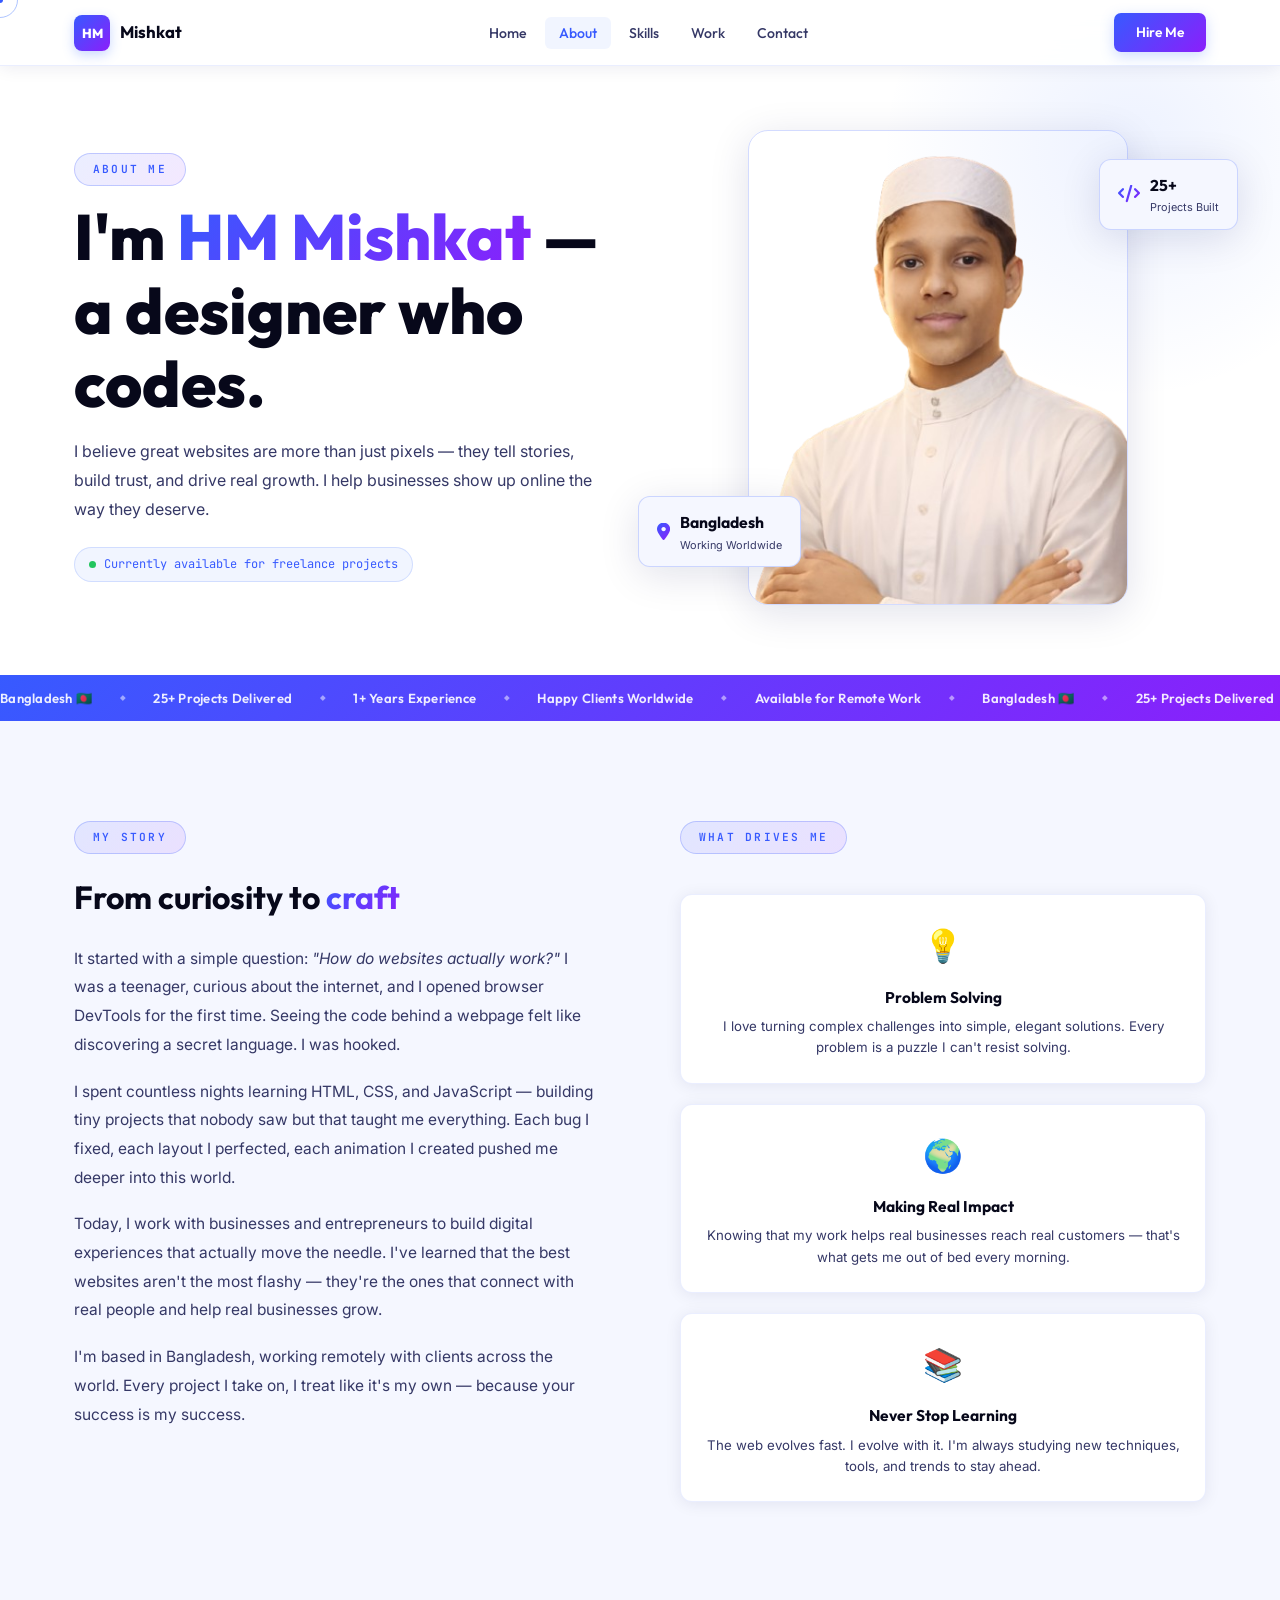
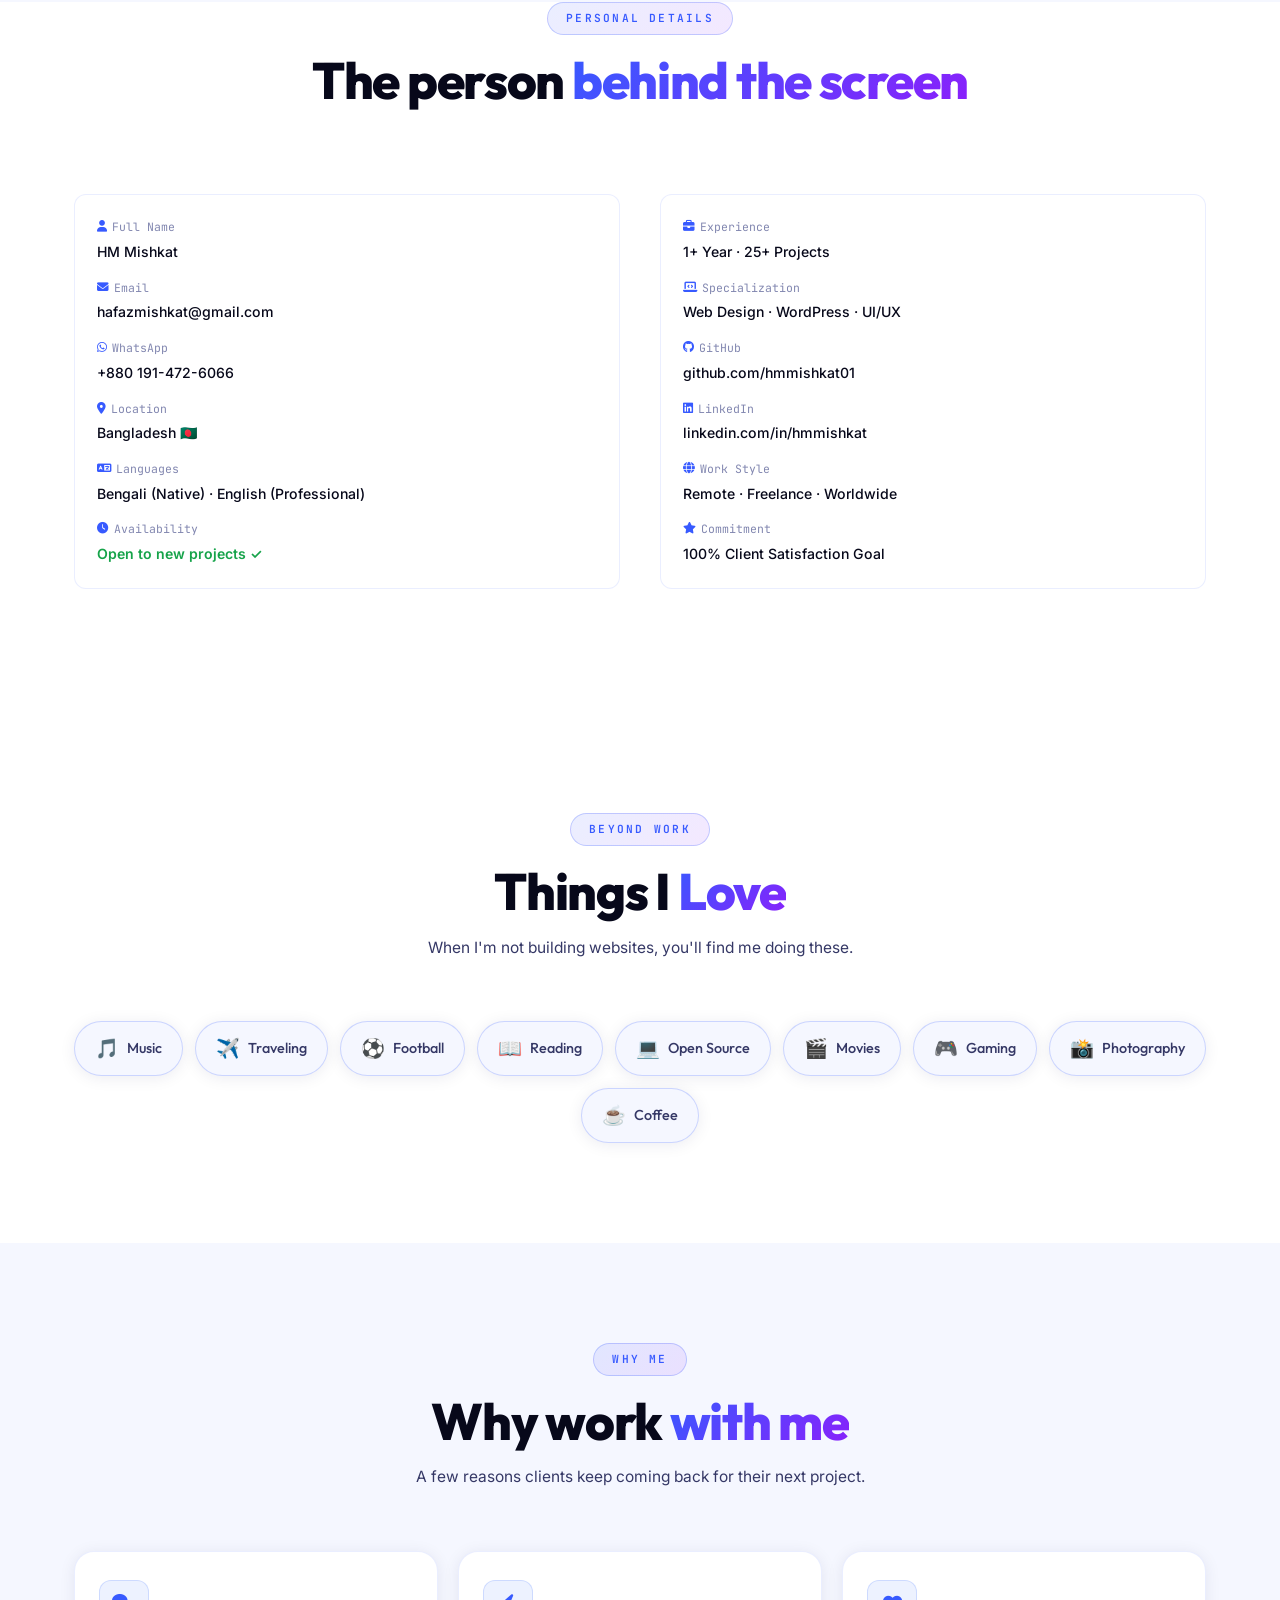
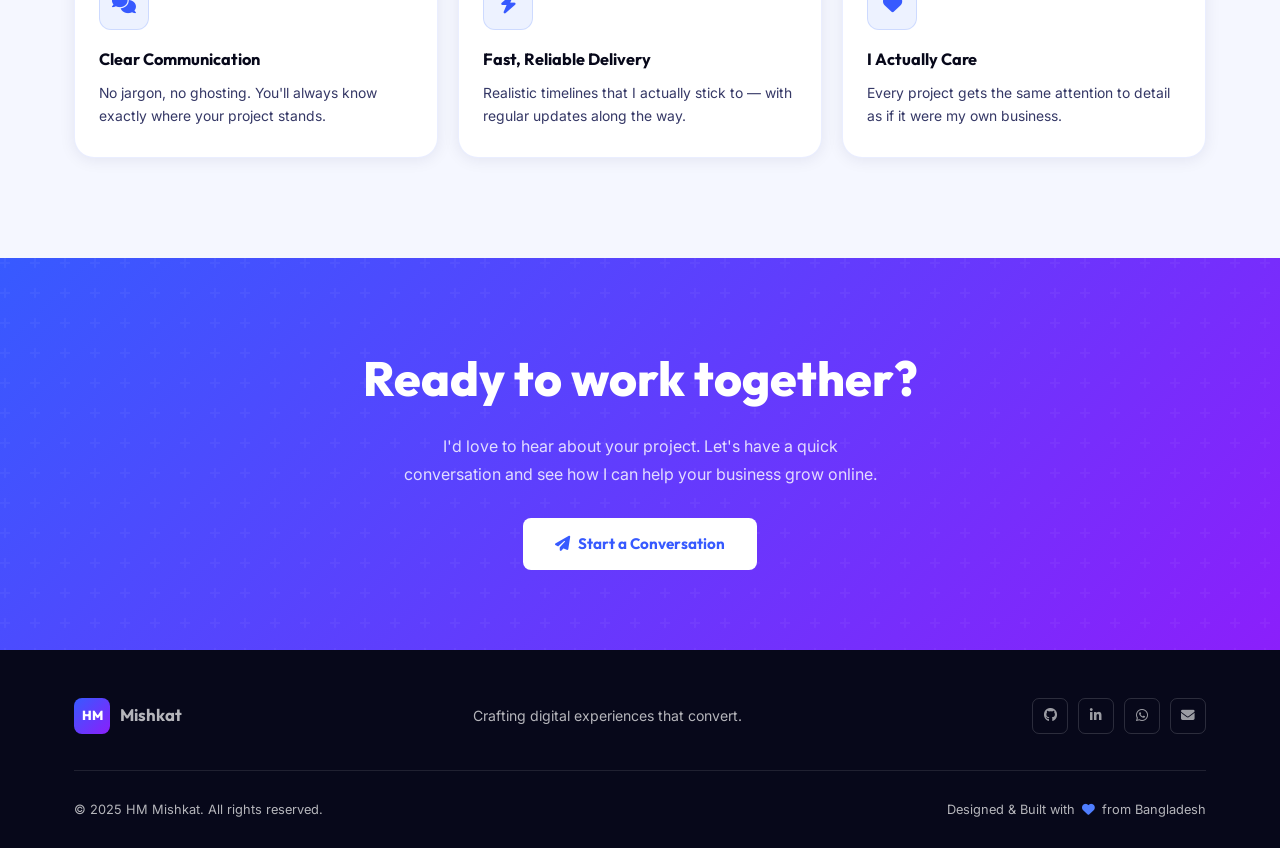
<file: about.html>
<!DOCTYPE html>
<html lang="en">
<head>
  <meta charset="UTF-8" />
  <meta name="viewport" content="width=device-width, initial-scale=1.0" />
  <title>About — HM Mishkat | Web Designer & Developer</title>
  <meta name="description" content="Learn about HM Mishkat — a passionate web designer and developer from Bangladesh with a love for crafting beautiful, high-performing websites." />

  <link rel="preconnect" href="https://fonts.googleapis.com" />
  <link rel="preconnect" href="https://fonts.gstatic.com" crossorigin />
  <link href="https://fonts.googleapis.com/css2?family=Outfit:wght@300;400;500;600;700;800&family=Inter:wght@300;400;500&family=JetBrains+Mono:wght@400;500&display=swap" rel="stylesheet" />
  <link rel="stylesheet" href="https://cdnjs.cloudflare.com/ajax/libs/font-awesome/6.5.1/css/all.min.css" />
  <link rel="stylesheet" href="style.css" />
</head>
<body>

  <!-- CURSOR -->
  <div class="cursor-dot" id="cursorDot"></div>
  <div class="cursor-ring" id="cursorRing"></div>

  <!-- NAVBAR -->
  <nav class="navbar scrolled" id="navbar">
    <div class="nav-container">
      <a class="nav-logo" href="index.html">
        <span class="logo-badge">HM</span>
        <span class="logo-text">Mishkat</span>
      </a>
      <ul class="nav-links" id="navLinks">
        <li><a href="index.html#home" class="nav-link">Home</a></li>
        <li><a href="about.html" class="nav-link active">About</a></li>
        <li><a href="index.html#skills" class="nav-link">Skills</a></li>
        <li><a href="work.html" class="nav-link">Work</a></li>
        <li><a href="contact.html" class="nav-link">Contact</a></li>
      </ul>
      <a href="contact.html" class="btn-nav">Hire Me</a>
      <button class="hamburger" id="hamburger" aria-label="Toggle menu">
        <span></span><span></span><span></span>
      </button>
    </div>
  </nav>

  <!-- ==================== PAGE HERO ==================== -->
  <section class="page-hero">
    <div class="container">
      <div class="page-hero-inner">
        <div class="page-hero-text reveal">
          <div class="section-label">About Me</div>
          <h1>I'm <span class="gradient-text">HM Mishkat</span> — a designer who codes.</h1>
          <p>
            I believe great websites are more than just pixels — they tell stories, build trust, and drive real growth. I help businesses show up online the way they deserve.
          </p>
          <div class="hero-badge" style="margin-bottom:0">
            <span class="badge-dot"></span>
            Currently available for freelance projects
          </div>
        </div>
        <div class="page-hero-img reveal" style="position:relative">
          <img
            src="assets/img/profile.png"
            alt="HM Mishkat — Web Designer"
            class="page-hero-photo"
            onerror="this.style.display='none'"
          />
          <div class="page-hero-float" style="top:6%; right:-6%">
            <i class="fas fa-code"></i>
            <div><span>25+</span><small>Projects Built</small></div>
          </div>
          <div class="page-hero-float" style="bottom:8%; left:-6%; animation-delay:1.5s">
            <i class="fas fa-map-marker-alt"></i>
            <div><span>Bangladesh</span><small>Working Worldwide</small></div>
          </div>
        </div>
      </div>
    </div>
  </section>

  <!-- QUICK FACTS BAR -->
  <div class="marquee-wrap">
    <div class="marquee-track">
      <span>Bangladesh 🇧🇩</span><span class="mdot">◆</span>
      <span>25+ Projects Delivered</span><span class="mdot">◆</span>
      <span>1+ Years Experience</span><span class="mdot">◆</span>
      <span>Happy Clients Worldwide</span><span class="mdot">◆</span>
      <span>Available for Remote Work</span><span class="mdot">◆</span>
      <span>Bangladesh 🇧🇩</span><span class="mdot">◆</span>
      <span>25+ Projects Delivered</span><span class="mdot">◆</span>
      <span>1+ Years Experience</span><span class="mdot">◆</span>
      <span>Happy Clients Worldwide</span><span class="mdot">◆</span>
      <span>Available for Remote Work</span><span class="mdot">◆</span>
    </div>
  </div>

  <!-- ==================== MY STORY ==================== -->
  <section class="story-section section">
    <div class="container">
      <div class="story-grid">
        <div class="story-text reveal">
          <div class="section-label">My Story</div>
          <h2>From curiosity to <span class="gradient-text">craft</span></h2>
          <p class="story-para">
            It started with a simple question: <em>"How do websites actually work?"</em> I was a teenager, curious about the internet, and I opened browser DevTools for the first time. Seeing the code behind a webpage felt like discovering a secret language. I was hooked.
          </p>
          <p class="story-para">
            I spent countless nights learning HTML, CSS, and JavaScript — building tiny projects that nobody saw but that taught me everything. Each bug I fixed, each layout I perfected, each animation I created pushed me deeper into this world.
          </p>
          <p class="story-para">
            Today, I work with businesses and entrepreneurs to build digital experiences that actually move the needle. I've learned that the best websites aren't the most flashy — they're the ones that connect with real people and help real businesses grow.
          </p>
          <p class="story-para">
            I'm based in Bangladesh, working remotely with clients across the world. Every project I take on, I treat like it's my own — because your success is my success.
          </p>
        </div>

        <div class="reveal">
          <div class="section-label" style="margin-bottom:20px">What Drives Me</div>
          <div class="values-grid" style="grid-template-columns:1fr">

            <div class="value-card">
              <span class="value-emoji">💡</span>
              <h3>Problem Solving</h3>
              <p>I love turning complex challenges into simple, elegant solutions. Every problem is a puzzle I can't resist solving.</p>
            </div>

            <div class="value-card">
              <span class="value-emoji">🌍</span>
              <h3>Making Real Impact</h3>
              <p>Knowing that my work helps real businesses reach real customers — that's what gets me out of bed every morning.</p>
            </div>

            <div class="value-card">
              <span class="value-emoji">📚</span>
              <h3>Never Stop Learning</h3>
              <p>The web evolves fast. I evolve with it. I'm always studying new techniques, tools, and trends to stay ahead.</p>
            </div>

          </div>
        </div>
      </div>
    </div>
  </section>

  <!-- ==================== PERSONAL INFO ==================== -->
  <section class="section" style="background:var(--bg);padding-top:0">
    <div class="container">
      <div class="section-header">
        <div class="section-label">Personal Details</div>
        <h2 class="section-title">The person <span class="gradient-text">behind the screen</span></h2>
      </div>

      <div class="about-grid" style="grid-template-columns:1fr 1fr;gap:40px">
        <div class="reveal">
          <div class="about-info" style="grid-template-columns:1fr">
            <div class="info-item">
              <span class="info-label"><i class="fas fa-user"></i> Full Name</span>
              <span class="info-value">HM Mishkat</span>
            </div>
            <div class="info-item">
              <span class="info-label"><i class="fas fa-envelope"></i> Email</span>
              <span class="info-value">hafazmishkat@gmail.com</span>
            </div>
            <div class="info-item">
              <span class="info-label"><i class="fab fa-whatsapp"></i> WhatsApp</span>
              <span class="info-value">+880 191-472-6066</span>
            </div>
            <div class="info-item">
              <span class="info-label"><i class="fas fa-map-marker-alt"></i> Location</span>
              <span class="info-value">Bangladesh 🇧🇩</span>
            </div>
            <div class="info-item">
              <span class="info-label"><i class="fas fa-language"></i> Languages</span>
              <span class="info-value">Bengali (Native) · English (Professional)</span>
            </div>
            <div class="info-item">
              <span class="info-label"><i class="fas fa-clock"></i> Availability</span>
              <span class="info-value" style="color:#16A34A;font-weight:600">Open to new projects ✓</span>
            </div>
          </div>
        </div>

        <div class="reveal">
          <div class="about-info" style="grid-template-columns:1fr">
            <div class="info-item">
              <span class="info-label"><i class="fas fa-briefcase"></i> Experience</span>
              <span class="info-value">1+ Year · 25+ Projects</span>
            </div>
            <div class="info-item">
              <span class="info-label"><i class="fas fa-laptop-code"></i> Specialization</span>
              <span class="info-value">Web Design · WordPress · UI/UX</span>
            </div>
            <div class="info-item">
              <span class="info-label"><i class="fab fa-github"></i> GitHub</span>
              <span class="info-value">github.com/hmmishkat01</span>
            </div>
            <div class="info-item">
              <span class="info-label"><i class="fab fa-linkedin"></i> LinkedIn</span>
              <span class="info-value">linkedin.com/in/hmmishkat</span>
            </div>
            <div class="info-item">
              <span class="info-label"><i class="fas fa-globe"></i> Work Style</span>
              <span class="info-value">Remote · Freelance · Worldwide</span>
            </div>
            <div class="info-item">
              <span class="info-label"><i class="fas fa-star"></i> Commitment</span>
              <span class="info-value">100% Client Satisfaction Goal</span>
            </div>
          </div>
        </div>
      </div>
    </div>
  </section>

  <!-- ==================== BEYOND WORK ==================== -->
  <section class="interests-section section">
    <div class="container">
      <div class="section-header">
        <div class="section-label">Beyond Work</div>
        <h2 class="section-title">Things I <span class="gradient-text">Love</span></h2>
        <p class="section-desc">When I'm not building websites, you'll find me doing these.</p>
      </div>
      <div class="interests-grid">
        <div class="interest-chip"><span class="ic-emoji">🎵</span> Music</div>
        <div class="interest-chip"><span class="ic-emoji">✈️</span> Traveling</div>
        <div class="interest-chip"><span class="ic-emoji">⚽</span> Football</div>
        <div class="interest-chip"><span class="ic-emoji">📖</span> Reading</div>
        <div class="interest-chip"><span class="ic-emoji">💻</span> Open Source</div>
        <div class="interest-chip"><span class="ic-emoji">🎬</span> Movies</div>
        <div class="interest-chip"><span class="ic-emoji">🎮</span> Gaming</div>
        <div class="interest-chip"><span class="ic-emoji">📸</span> Photography</div>
        <div class="interest-chip"><span class="ic-emoji">☕</span> Coffee</div>
      </div>
    </div>
  </section>

  <!-- ==================== WHY WORK WITH ME ==================== -->
  <section class="section" style="background:var(--surface)">
    <div class="container">
      <div class="section-header">
        <div class="section-label">Why Me</div>
        <h2 class="section-title">Why work <span class="gradient-text">with me</span></h2>
        <p class="section-desc">A few reasons clients keep coming back for their next project.</p>
      </div>
      <div class="why-grid">
        <div class="why-card reveal">
          <div class="why-icon"><i class="fas fa-comments"></i></div>
          <h3>Clear Communication</h3>
          <p>No jargon, no ghosting. You'll always know exactly where your project stands.</p>
        </div>
        <div class="why-card reveal">
          <div class="why-icon"><i class="fas fa-bolt"></i></div>
          <h3>Fast, Reliable Delivery</h3>
          <p>Realistic timelines that I actually stick to — with regular updates along the way.</p>
        </div>
        <div class="why-card reveal">
          <div class="why-icon"><i class="fas fa-heart"></i></div>
          <h3>I Actually Care</h3>
          <p>Every project gets the same attention to detail as if it were my own business.</p>
        </div>
      </div>
    </div>
  </section>

  <!-- ==================== CTA ==================== -->
  <section class="about-cta-section">
    <div class="container">
      <h2>Ready to work together?</h2>
      <p>
        I'd love to hear about your project. Let's have a quick conversation and see how I can help your business grow online.
      </p>
      <a href="contact.html" class="btn-white magnetic">
        <i class="fas fa-paper-plane"></i> Start a Conversation
      </a>
    </div>
  </section>

  <!-- ==================== FOOTER ==================== -->
  <footer class="footer">
    <div class="container">
      <div class="footer-top">
        <div class="footer-logo">
          <span class="logo-badge">HM</span>
          <span class="logo-text">Mishkat</span>
        </div>
        <p class="footer-tagline">Crafting digital experiences that convert.</p>
        <div class="footer-socials">
          <a href="https://github.com/hmmishkat01" target="_blank" aria-label="GitHub"><i class="fab fa-github"></i></a>
          <a href="https://linkedin.com/in/hmmishkat" target="_blank" aria-label="LinkedIn"><i class="fab fa-linkedin-in"></i></a>
          <a href="https://wa.me/8801914726066" target="_blank" aria-label="WhatsApp"><i class="fab fa-whatsapp"></i></a>
          <a href="mailto:hafazmishkat@gmail.com" aria-label="Email"><i class="fas fa-envelope"></i></a>
        </div>
      </div>
      <div class="footer-bottom">
        <p>© 2025 HM Mishkat. All rights reserved.</p>
        <p>Designed & Built with <i class="fas fa-heart" style="color:#4F7EFF"></i> from Bangladesh</p>
      </div>
    </div>
  </footer>

  <button class="back-top" id="backTop" aria-label="Back to top">
    <i class="fas fa-arrow-up"></i>
  </button>

  <script>
    /* Minimal script for about page */
    const cursorDot  = document.getElementById('cursorDot');
    const cursorRing = document.getElementById('cursorRing');
    let mx=0, my=0, rx=0, ry=0;
    document.addEventListener('mousemove', e => {
      mx = e.clientX; my = e.clientY;
      cursorDot.style.left = mx+'px'; cursorDot.style.top = my+'px';
    });
    (function loop() {
      rx += (mx-rx)*.11; ry += (my-ry)*.11;
      cursorRing.style.left = rx+'px'; cursorRing.style.top = ry+'px';
      requestAnimationFrame(loop);
    })();
    document.querySelectorAll('a,button,.interest-chip,.value-card,.why-card').forEach(el => {
      el.addEventListener('mouseenter', () => cursorRing.classList.add('hovering'));
      el.addEventListener('mouseleave', () => cursorRing.classList.remove('hovering'));
    });

    /* STAGGERED REVEAL */
    document.querySelectorAll('.values-grid, .why-grid, .interests-grid').forEach(grid => {
      Array.from(grid.children).forEach((child, i) => { child.style.transitionDelay = `${Math.min(i*70,420)}ms`; });
    });

    /* TILT + SPOTLIGHT */
    document.querySelectorAll('.value-card, .why-card, .interest-chip').forEach(card => {
      card.addEventListener('mousemove', e => {
        const r = card.getBoundingClientRect();
        const px = ((e.clientX-r.left)/r.width)*100, py = ((e.clientY-r.top)/r.height)*100;
        card.style.setProperty('--mx', px+'%'); card.style.setProperty('--my', py+'%');
      });
    });

    /* Navbar */
    const hamburger = document.getElementById('hamburger');
    const navLinks  = document.getElementById('navLinks');
    const backTop   = document.getElementById('backTop');
    window.addEventListener('scroll', () => {
      backTop.classList.toggle('show', window.scrollY > 400);
    });
    hamburger.addEventListener('click', () => {
      hamburger.classList.toggle('open');
      navLinks.classList.toggle('open');
    });

    /* Reveal */
    const ro = new IntersectionObserver(entries => {
      entries.forEach(e => { if(e.isIntersecting){ e.target.classList.add('visible'); ro.unobserve(e.target); }});
    }, {threshold:.1});
    document.querySelectorAll('.reveal').forEach(el => ro.observe(el));

    /* Back to top */
    backTop.addEventListener('click', () => window.scrollTo({top:0,behavior:'smooth'}));

    /* Magnetic */
    document.querySelectorAll('.magnetic,.btn-white').forEach(btn => {
      btn.addEventListener('mousemove', e => {
        const r = btn.getBoundingClientRect();
        btn.style.transform = `translate(${(e.clientX-r.left-r.width/2)*.22}px,${(e.clientY-r.top-r.height/2)*.22}px)`;
      });
      btn.addEventListener('mouseleave', () => btn.style.transform = '');
    });
  </script>
</body>
</html>
</file>
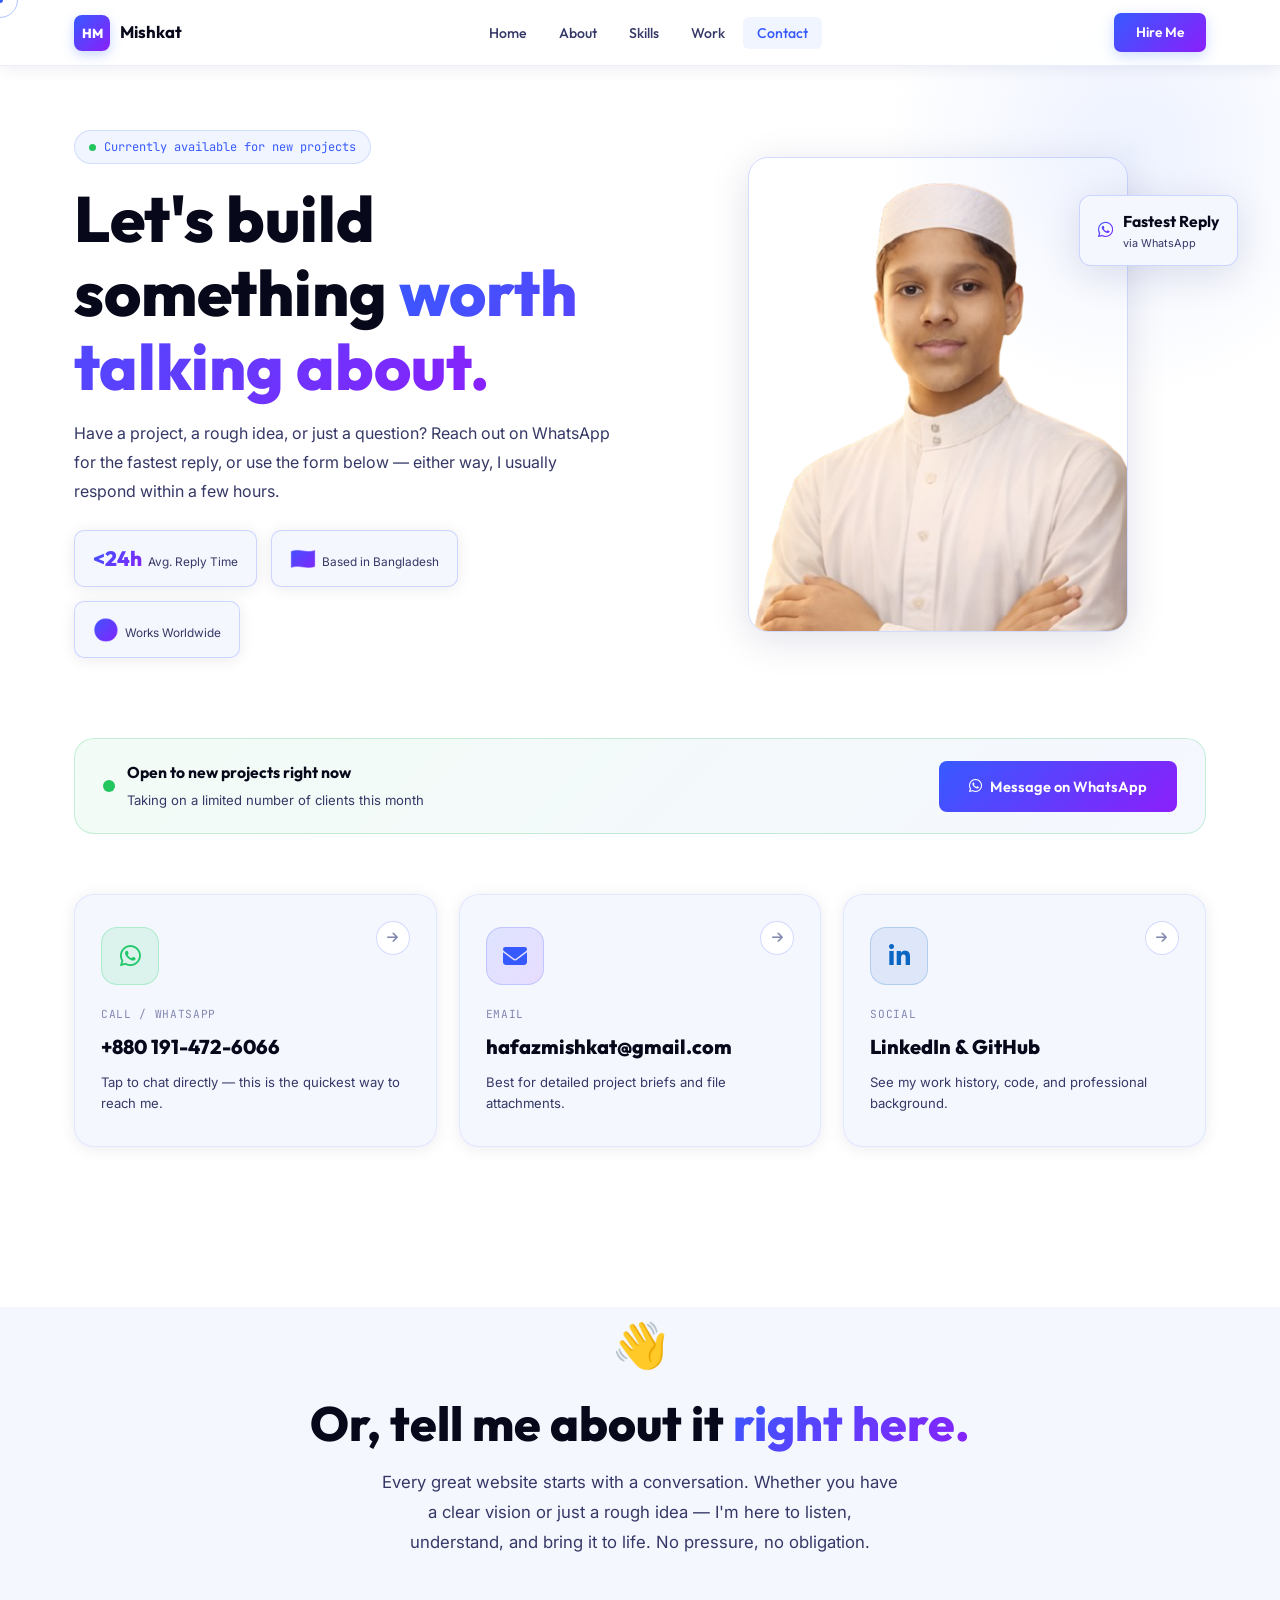
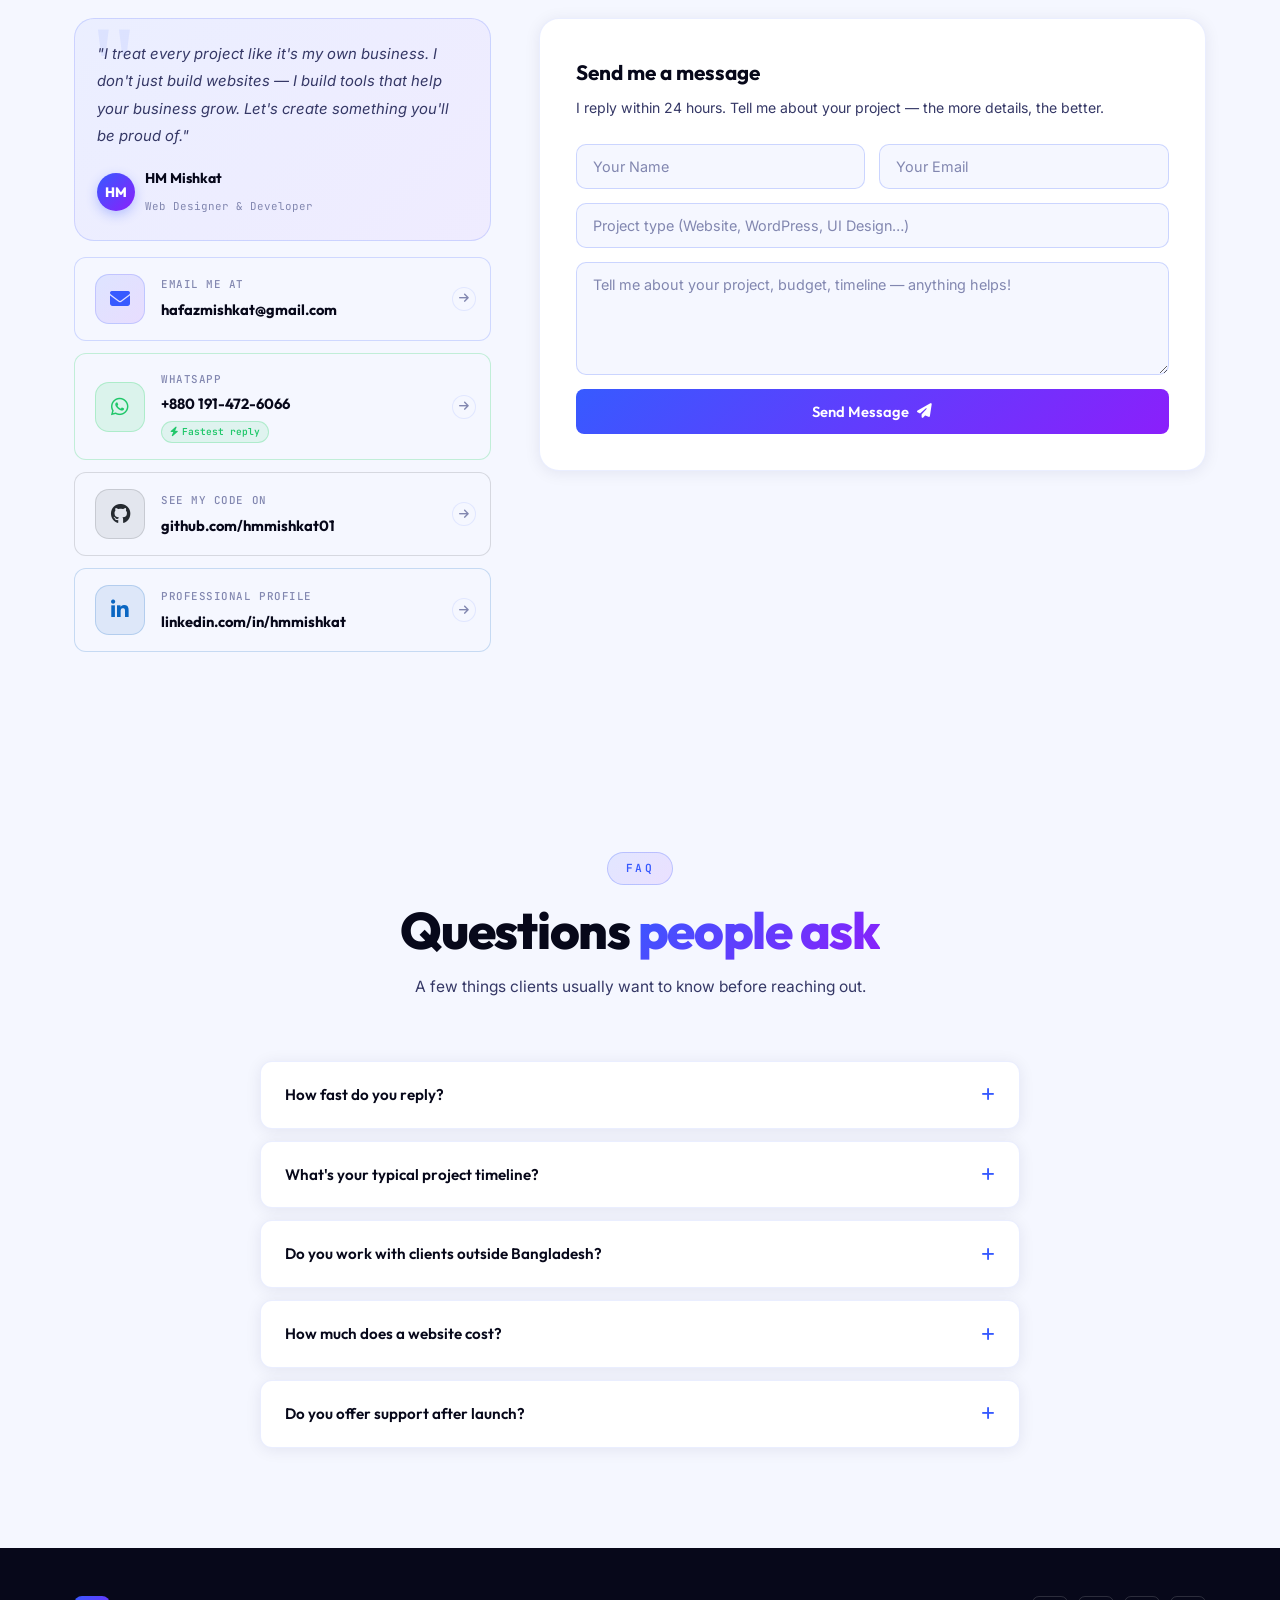
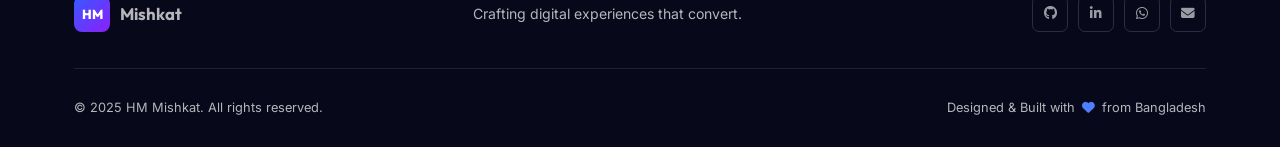
<file: contact.html>
<!DOCTYPE html>
<html lang="en">
<head>
  <meta charset="UTF-8" />
  <meta name="viewport" content="width=device-width, initial-scale=1.0" />
  <title>Contact — HM Mishkat | Web Designer & Developer</title>
  <meta name="description" content="Get in touch with HM Mishkat for your next website, WordPress store, or UI/UX design project. WhatsApp, email, or the form below — pick whatever's easiest." />

  <link rel="preconnect" href="https://fonts.googleapis.com" />
  <link rel="preconnect" href="https://fonts.gstatic.com" crossorigin />
  <link href="https://fonts.googleapis.com/css2?family=Outfit:wght@300;400;500;600;700;800&family=Inter:wght@300;400;500&family=JetBrains+Mono:wght@400;500&display=swap" rel="stylesheet" />
  <link rel="stylesheet" href="https://cdnjs.cloudflare.com/ajax/libs/font-awesome/6.5.1/css/all.min.css" />
  <link rel="stylesheet" href="style.css" />
</head>
<body>

  <!-- CURSOR -->
  <div class="cursor-dot" id="cursorDot"></div>
  <div class="cursor-ring" id="cursorRing"></div>

  <!-- NAVBAR -->
  <nav class="navbar scrolled" id="navbar">
    <div class="nav-container">
      <a class="nav-logo" href="index.html">
        <span class="logo-badge">HM</span>
        <span class="logo-text">Mishkat</span>
      </a>
      <ul class="nav-links" id="navLinks">
        <li><a href="index.html#home" class="nav-link">Home</a></li>
        <li><a href="about.html" class="nav-link">About</a></li>
        <li><a href="index.html#skills" class="nav-link">Skills</a></li>
        <li><a href="work.html" class="nav-link">Work</a></li>
        <li><a href="contact.html" class="nav-link active">Contact</a></li>
      </ul>
      <a href="contact.html" class="btn-nav">Hire Me</a>
      <button class="hamburger" id="hamburger" aria-label="Toggle menu">
        <span></span><span></span><span></span>
      </button>
    </div>
  </nav>

  <!-- ==================== PAGE HERO ==================== -->
  <section class="page-hero">
    <div class="container">
      <div class="page-hero-inner">
        <div class="page-hero-text reveal">
          <div class="hero-badge">
            <span class="badge-dot"></span>
            Currently available for new projects
          </div>
          <h1>Let's build something <span class="gradient-text">worth talking about.</span></h1>
          <p>
            Have a project, a rough idea, or just a question? Reach out on WhatsApp for the fastest reply, or use the form below — either way, I usually respond within a few hours.
          </p>
          <div class="contact-hero-stats">
            <div class="work-stat-chip"><strong>&lt;24h</strong><span>Avg. Reply Time</span></div>
            <div class="work-stat-chip"><strong>🇧🇩</strong><span>Based in Bangladesh</span></div>
            <div class="work-stat-chip"><strong>🌍</strong><span>Works Worldwide</span></div>
          </div>
        </div>
        <div class="page-hero-img reveal" style="position:relative">
          <img
            src="assets/img/profile.png"
            alt="HM Mishkat"
            class="page-hero-photo"
            onerror="this.style.display='none'"
          />
          <div class="page-hero-float" style="top:8%; right:-6%">
            <i class="fab fa-whatsapp"></i>
            <div><span>Fastest Reply</span><small>via WhatsApp</small></div>
          </div>
        </div>
      </div>
    </div>
  </section>

  <!-- ==================== BIG CONTACT CARDS ==================== -->
  <section class="section" style="padding-top:10px">
    <div class="container">

      <div class="avail-strip reveal">
        <div class="avail-strip-left">
          <span class="avail-pulse"></span>
          <div>
            <strong>Open to new projects right now</strong>
            <span>Taking on a limited number of clients this month</span>
          </div>
        </div>
        <a href="https://wa.me/8801914726066" target="_blank" class="btn-primary magnetic">
          <i class="fab fa-whatsapp"></i> Message on WhatsApp
        </a>
      </div>

      <div class="big-contact-grid">
        <a href="https://wa.me/8801914726066" target="_blank" class="big-contact-card bcc-phone reveal">
          <div class="bcc-arrow"><i class="fas fa-arrow-right"></i></div>
          <div class="bcc-icon"><i class="fab fa-whatsapp"></i></div>
          <span class="bcc-label">Call / WhatsApp</span>
          <span class="bcc-value">+880 191-472-6066</span>
          <p class="bcc-note">Tap to chat directly — this is the quickest way to reach me.</p>
        </a>

        <a href="mailto:hafazmishkat@gmail.com" class="big-contact-card bcc-email reveal">
          <div class="bcc-arrow"><i class="fas fa-arrow-right"></i></div>
          <div class="bcc-icon"><i class="fas fa-envelope"></i></div>
          <span class="bcc-label">Email</span>
          <span class="bcc-value">hafazmishkat@gmail.com</span>
          <p class="bcc-note">Best for detailed project briefs and file attachments.</p>
        </a>

        <a href="https://www.linkedin.com/in/mashfiqur-rahman01/" target="_blank" class="big-contact-card bcc-social reveal">
          <div class="bcc-arrow"><i class="fas fa-arrow-right"></i></div>
          <div class="bcc-icon"><i class="fab fa-linkedin-in"></i></div>
          <span class="bcc-label">Social</span>
          <span class="bcc-value">LinkedIn & GitHub</span>
          <p class="bcc-note">See my work history, code, and professional background.</p>
        </a>
      </div>
    </div>
  </section>

  <!-- ==================== FORM + INFO ==================== -->
  <section class="contact section" id="contact" style="padding-top:0">
    <div class="container">
      <div class="contact-headline reveal">
        <span class="ch-emoji">👋</span>
        <h2>Or, tell me about it <span class="gradient-text">right here.</span></h2>
        <p>
          Every great website starts with a conversation. Whether you have a clear vision or just a rough idea — I'm here to listen, understand, and bring it to life. No pressure, no obligation.
        </p>
      </div>

      <div class="contact-grid">

        <div class="contact-info-panel reveal">
          <div class="contact-personal-note">
            <p>"I treat every project like it's my own business. I don't just build websites — I build tools that help your business grow. Let's create something you'll be proud of."</p>
            <div class="note-sig">
              <div class="sig-avatar">HM</div>
              <div>
                <span class="sig-name">HM Mishkat</span>
                <span class="sig-title">Web Designer & Developer</span>
              </div>
            </div>
          </div>

          <a href="mailto:hafazmishkat@gmail.com" class="contact-channel ch-email">
            <div class="ch-icon email"><i class="fas fa-envelope"></i></div>
            <div class="ch-text">
              <span class="ch-label">Email me at</span>
              <span class="ch-value">hafazmishkat@gmail.com</span>
            </div>
          </a>

          <a href="https://wa.me/8801914726066" target="_blank" class="contact-channel ch-wa">
            <div class="ch-icon wa"><i class="fab fa-whatsapp"></i></div>
            <div class="ch-text">
              <span class="ch-label">WhatsApp</span>
              <span class="ch-value">+880 191-472-6066</span>
              <span class="ch-badge"><i class="fas fa-bolt"></i> Fastest reply</span>
            </div>
          </a>

          <a href="https://github.com/hmmishkat01-ui" target="_blank" class="contact-channel ch-github">
            <div class="ch-icon github"><i class="fab fa-github"></i></div>
            <div class="ch-text">
              <span class="ch-label">See my code on</span>
              <span class="ch-value">github.com/hmmishkat01</span>
            </div>
          </a>

          <a href="https://www.linkedin.com/in/mashfiqur-rahman01/" target="_blank" class="contact-channel ch-linkedin">
            <div class="ch-icon linkedin"><i class="fab fa-linkedin-in"></i></div>
            <div class="ch-text">
              <span class="ch-label">Professional profile</span>
              <span class="ch-value">linkedin.com/in/hmmishkat</span>
            </div>
          </a>
        </div>

        <div class="contact-form-wrap reveal">
          <p class="form-title">Send me a message</p>
          <p class="form-subtitle">I reply within 24 hours. Tell me about your project — the more details, the better.</p>
          <form class="contact-form" id="contactForm" novalidate>
            <div class="form-row">
              <div class="form-group">
                <input type="text" id="formName" placeholder="Your Name" required />
              </div>
              <div class="form-group">
                <input type="email" id="formEmail" placeholder="Your Email" required />
              </div>
            </div>
            <div class="form-group">
              <input type="text" id="formSubject" placeholder="Project type (Website, WordPress, UI Design…)" />
            </div>
            <div class="form-group">
              <textarea id="formMessage" placeholder="Tell me about your project, budget, timeline — anything helps!" rows="5" required></textarea>
            </div>
            <button type="submit" class="btn-primary btn-full magnetic">
              <span>Send Message</span>
              <i class="fas fa-paper-plane"></i>
            </button>
            <div class="form-success" id="formSuccess">
              <i class="fas fa-check-circle"></i>
              <span>Message received! I'll get back to you within 24 hours.</span>
            </div>
          </form>
        </div>

      </div>
    </div>
  </section>

  <!-- ==================== FAQ ==================== -->
  <section class="section" style="background:var(--surface)">
    <div class="container">
      <div class="section-header">
        <div class="section-label">FAQ</div>
        <h2 class="section-title">Questions <span class="gradient-text">people ask</span></h2>
        <p class="section-desc">A few things clients usually want to know before reaching out.</p>
      </div>
      <div class="faq-list">

        <div class="faq-item reveal">
          <div class="faq-q"><span>How fast do you reply?</span><i class="fas fa-plus"></i></div>
          <div class="faq-a"><p>Usually within a few hours, always within 24. WhatsApp gets the fastest response since I check it throughout the day.</p></div>
        </div>

        <div class="faq-item reveal">
          <div class="faq-q"><span>What's your typical project timeline?</span><i class="fas fa-plus"></i></div>
          <div class="faq-a"><p>A simple website usually takes 1–2 weeks; a WordPress store or larger custom build can take 3–6 weeks depending on scope. I'll give you a clear timeline after our first conversation.</p></div>
        </div>

        <div class="faq-item reveal">
          <div class="faq-q"><span>Do you work with clients outside Bangladesh?</span><i class="fas fa-plus"></i></div>
          <div class="faq-a"><p>Yes — I work remotely with clients worldwide. Time zones aren't usually an issue since most communication happens over WhatsApp and email.</p></div>
        </div>

        <div class="faq-item reveal">
          <div class="faq-q"><span>How much does a website cost?</span><i class="fas fa-plus"></i></div>
          <div class="faq-a"><p>It depends on scope — a landing page costs less than a full e-commerce store. Send a message with your requirements and I'll get back to you with a clear estimate, no obligation.</p></div>
        </div>

        <div class="faq-item reveal">
          <div class="faq-q"><span>Do you offer support after launch?</span><i class="fas fa-plus"></i></div>
          <div class="faq-a"><p>Yes, every project includes a post-launch support window to fix bugs and make small adjustments. Ongoing maintenance plans are also available.</p></div>
        </div>

      </div>
    </div>
  </section>

  <!-- ==================== FOOTER ==================== -->
  <footer class="footer">
    <div class="container">
      <div class="footer-top">
        <div class="footer-logo">
          <span class="logo-badge">HM</span>
          <span class="logo-text">Mishkat</span>
        </div>
        <p class="footer-tagline">Crafting digital experiences that convert.</p>
        <div class="footer-socials">
          <a href="https://github.com/hmmishkat01" target="_blank" aria-label="GitHub"><i class="fab fa-github"></i></a>
          <a href="https://linkedin.com/in/hmmishkat" target="_blank" aria-label="LinkedIn"><i class="fab fa-linkedin-in"></i></a>
          <a href="https://wa.me/8801914726066" target="_blank" aria-label="WhatsApp"><i class="fab fa-whatsapp"></i></a>
          <a href="mailto:hafazmishkat@gmail.com" aria-label="Email"><i class="fas fa-envelope"></i></a>
        </div>
      </div>
      <div class="footer-bottom">
        <p>© 2025 HM Mishkat. All rights reserved.</p>
        <p>Designed & Built with <i class="fas fa-heart" style="color:#4F7EFF"></i> from Bangladesh</p>
      </div>
    </div>
  </footer>

  <button class="back-top" id="backTop" aria-label="Back to top">
    <i class="fas fa-arrow-up"></i>
  </button>

  <script>
    /* CURSOR */
    const cursorDot  = document.getElementById('cursorDot');
    const cursorRing = document.getElementById('cursorRing');
    let mx=0, my=0, rx=0, ry=0;
    document.addEventListener('mousemove', e => {
      mx = e.clientX; my = e.clientY;
      cursorDot.style.left = mx+'px'; cursorDot.style.top = my+'px';
    });
    (function loop() {
      rx += (mx-rx)*.11; ry += (my-ry)*.11;
      cursorRing.style.left = rx+'px'; cursorRing.style.top = ry+'px';
      requestAnimationFrame(loop);
    })();
    document.querySelectorAll('a,button,.big-contact-card,.contact-channel,.faq-q').forEach(el => {
      el.addEventListener('mouseenter', () => cursorRing.classList.add('hovering'));
      el.addEventListener('mouseleave', () => cursorRing.classList.remove('hovering'));
    });

    /* NAVBAR */
    const hamburger = document.getElementById('hamburger');
    const navLinks  = document.getElementById('navLinks');
    const backTop   = document.getElementById('backTop');
    window.addEventListener('scroll', () => {
      backTop.classList.toggle('show', window.scrollY > 400);
    });
    hamburger.addEventListener('click', () => {
      hamburger.classList.toggle('open');
      navLinks.classList.toggle('open');
    });
    navLinks.querySelectorAll('.nav-link').forEach(link => {
      link.addEventListener('click', () => { hamburger.classList.remove('open'); navLinks.classList.remove('open'); });
    });

    /* STAGGERED REVEAL */
    document.querySelectorAll('.big-contact-grid, .faq-list').forEach(grid => {
      Array.from(grid.children).forEach((child, i) => { child.style.transitionDelay = `${Math.min(i*70,420)}ms`; });
    });
    const ro = new IntersectionObserver(entries => {
      entries.forEach(e => { if(e.isIntersecting){ e.target.classList.add('visible'); ro.unobserve(e.target); }});
    }, {threshold:.1});
    document.querySelectorAll('.reveal').forEach(el => ro.observe(el));

    /* FAQ ACCORDION */
    document.querySelectorAll('.faq-item').forEach(item => {
      const q = item.querySelector('.faq-q');
      const a = item.querySelector('.faq-a');
      q.addEventListener('click', () => {
        const isOpen = item.classList.contains('open');
        document.querySelectorAll('.faq-item.open').forEach(o => {
          o.classList.remove('open');
          o.querySelector('.faq-a').style.maxHeight = null;
        });
        if (!isOpen) {
          item.classList.add('open');
          a.style.maxHeight = a.scrollHeight + 'px';
        }
      });
    });

    /* CONTACT FORM */
    document.getElementById('contactForm')?.addEventListener('submit', e => {
      e.preventDefault();
      const btn = e.target.querySelector('button[type="submit"]');
      const success = document.getElementById('formSuccess');
      btn.disabled = true;
      btn.innerHTML = '<span>Sending...</span><i class="fas fa-spinner fa-spin"></i>';
      setTimeout(() => {
        btn.innerHTML = '<span>Send Message</span><i class="fas fa-paper-plane"></i>';
        btn.disabled = false;
        success.classList.add('show');
        e.target.reset();
        setTimeout(() => success.classList.remove('show'), 5000);
      }, 1800);
    });

    /* BACK TO TOP */
    backTop.addEventListener('click', () => window.scrollTo({top:0,behavior:'smooth'}));

    /* MAGNETIC */
    document.querySelectorAll('.magnetic,.btn-white').forEach(btn => {
      btn.addEventListener('mousemove', e => {
        const r = btn.getBoundingClientRect();
        btn.style.transform = `translate(${(e.clientX-r.left-r.width/2)*.22}px,${(e.clientY-r.top-r.height/2)*.22}px)`;
      });
      btn.addEventListener('mouseleave', () => btn.style.transform = '');
    });
  </script>
</body>
</html>
</file>
<file: style.css>
/* ============================================================
   HM MISHKAT PORTFOLIO — style.css
   Clean Light / Paper-White Professional Theme
============================================================ */

/* --- RESET & BASE --- */
*, *::before, *::after {
  box-sizing: border-box;
  margin: 0;
  padding: 0;
}

:root {
  /* --- Premium Light Theme — High Contrast & Vibrant --- */
  --bg:          #FFFFFF;
  --surface:     #F5F7FF;
  --card:        #FFFFFF;
  --card-hover:  #EBF0FF;
  --border:      rgba(55,90,255,0.1);
  --border-hi:   rgba(55,90,255,0.22);

  /* Richer, more saturated accent colors */
  --accent:      #375AFF;
  --accent-lt:   #6080FF;
  --accent-glow: rgba(55,90,255,0.2);
  --purple:      #8B1FFB;
  --gradient:    linear-gradient(135deg, #375AFF 0%, #8B1FFB 100%);
  --gradient-warm: linear-gradient(135deg, #FF6B35 0%, #FF3CAC 100%);

  /* Strong, high-contrast text */
  --text:        #07081A;
  --text-soft:   #353866;
  --text-muted:  #8287B0;

  --font-h: 'Outfit', sans-serif;
  --font-b: 'Inter', sans-serif;
  --font-m: 'JetBrains Mono', monospace;

  --r:    12px;
  --r-lg: 20px;
  --t:    0.35s cubic-bezier(.22,1,.36,1);
  --t-fast: 0.2s cubic-bezier(.22,1,.36,1);

  --shadow:      0 8px 40px rgba(10,15,80,0.12);
  --shadow-sm:   0 2px 16px rgba(10,15,80,0.08);
  --shadow-card: 0 6px 30px rgba(55,90,255,0.13);
}

html {
  scroll-behavior: smooth;
  scroll-padding-top: 80px;
}

body {
  font-family: var(--font-b);
  background: var(--bg);
  color: var(--text);
  line-height: 1.7;
  overflow-x: hidden;
  cursor: none;
}

body.no-scroll { overflow: hidden; }

::selection { background: var(--accent); color: #fff; }

a { text-decoration: none; color: inherit; }
img { max-width: 100%; display: block; }
button { font-family: inherit; }

/* scrollbar */
::-webkit-scrollbar { width: 4px; }
::-webkit-scrollbar-track { background: var(--bg); }
::-webkit-scrollbar-thumb { background: var(--accent); border-radius: 99px; }

/* ---- LOADER ---- */
#loader {
  position: fixed;
  inset: 0;
  background: var(--surface);
  display: flex;
  align-items: center;
  justify-content: center;
  z-index: 9999;
  transition: opacity .6s, visibility .6s;
}
#loader.hidden { opacity: 0; visibility: hidden; pointer-events: none; }

.loader-inner {
  position: relative;
  width: 80px;
  height: 80px;
  display: flex;
  align-items: center;
  justify-content: center;
}
.loader-ring {
  position: absolute;
  inset: 0;
  border: 2px solid var(--border);
  border-top-color: var(--accent);
  border-right-color: var(--purple);
  border-radius: 50%;
  animation: spin 1s linear infinite;
}
.loader-name {
  font-family: var(--font-h);
  font-size: 1.5rem;
  font-weight: 800;
  background: var(--gradient);
  -webkit-background-clip: text;
  -webkit-text-fill-color: transparent;
  background-clip: text;
}
@keyframes spin { to { transform: rotate(360deg); } }

/* ---- CURSOR ---- */
.cursor-dot, .cursor-ring {
  position: fixed;
  pointer-events: none;
  z-index: 9998;
  border-radius: 50%;
  transform: translate(-50%, -50%);
}
.cursor-dot {
  width: 6px;
  height: 6px;
  background: var(--accent);
  transition: transform .15s;
}
.cursor-ring {
  width: 36px;
  height: 36px;
  border: 1.5px solid rgba(79,126,255,0.45);
  transition: width .25s, height .25s, border-color .25s, background .25s;
}
.cursor-ring.hovering {
  width: 52px;
  height: 52px;
  border-color: var(--accent);
  background: rgba(79,126,255,0.07);
}

/* ---- UTILITIES ---- */
.container {
  max-width: 1180px;
  margin: 0 auto;
  padding: 0 24px;
}

.section { padding: 100px 0; }

.section-header {
  text-align: center;
  margin-bottom: 60px;
}

.section-label {
  display: inline-block;
  font-family: var(--font-m);
  font-size: .7rem;
  font-weight: 600;
  color: var(--accent);
  letter-spacing: .2em;
  text-transform: uppercase;
  padding: 6px 18px;
  background: linear-gradient(135deg, rgba(55,90,255,0.1), rgba(139,31,251,0.1));
  border: 1px solid rgba(55,90,255,0.25);
  border-radius: 99px;
  margin-bottom: 16px;
}

.section-title {
  font-family: var(--font-h);
  font-size: clamp(2.1rem, 4.5vw, 3.2rem);
  font-weight: 800;
  line-height: 1.15;
  letter-spacing: -0.025em;
  margin-bottom: 14px;
  color: var(--text);
}

.section-desc {
  font-size: .97rem;
  color: var(--text-soft);
  max-width: 480px;
  margin: 0 auto;
}

.gradient-text {
  background: var(--gradient);
  -webkit-background-clip: text;
  -webkit-text-fill-color: transparent;
  background-clip: text;
}

/* ---- BUTTONS ---- */
.btn-primary {
  display: inline-flex;
  align-items: center;
  gap: 8px;
  padding: 13px 30px;
  background: var(--gradient);
  color: #fff;
  border: none;
  border-radius: 8px;
  font-family: var(--font-h);
  font-weight: 600;
  font-size: .92rem;
  cursor: none;
  transition: transform var(--t), box-shadow var(--t);
}
.btn-primary:hover {
  transform: translateY(-2px);
  box-shadow: 0 8px 28px rgba(79,126,255,0.4);
}

.btn-outline {
  display: inline-flex;
  align-items: center;
  gap: 8px;
  padding: 12px 30px;
  background: transparent;
  color: var(--text);
  border: 1.5px solid var(--border-hi);
  border-radius: 8px;
  font-family: var(--font-h);
  font-weight: 600;
  font-size: .92rem;
  cursor: none;
  transition: border-color var(--t), color var(--t), transform var(--t), background var(--t);
}
.btn-outline:hover {
  border-color: var(--accent);
  color: var(--accent);
  background: rgba(79,126,255,0.05);
  transform: translateY(-2px);
}

/* ---- REVEAL ---- */
.reveal {
  opacity: 0;
  transform: translateY(36px);
  transition: opacity .7s ease, transform .7s ease;
}
.reveal.visible {
  opacity: 1;
  transform: none;
}

/* ======================================================
   NAVBAR
====================================================== */
.navbar {
  position: fixed;
  top: 0; left: 0; right: 0;
  z-index: 1000;
  padding: 20px 0;
  transition: background var(--t), padding var(--t), box-shadow var(--t);
}
.navbar.scrolled {
  background: rgba(255,255,255,0.9);
  backdrop-filter: blur(20px);
  -webkit-backdrop-filter: blur(20px);
  border-bottom: 1px solid var(--border);
  padding: 13px 0;
  box-shadow: var(--shadow-sm);
}
.nav-container {
  display: flex;
  align-items: center;
  justify-content: space-between;
  max-width: 1180px;
  margin: 0 auto;
  padding: 0 24px;
}
.nav-logo {
  display: flex;
  align-items: center;
  gap: 10px;
  cursor: none;
}
.logo-badge {
  width: 36px; height: 36px;
  background: var(--gradient);
  border-radius: 8px;
  display: flex;
  align-items: center;
  justify-content: center;
  font-family: var(--font-h);
  font-weight: 800;
  font-size: .82rem;
  color: #fff;
  flex-shrink: 0;
  box-shadow: 0 4px 12px rgba(79,126,255,0.3);
}
.logo-text {
  font-family: var(--font-h);
  font-weight: 700;
  font-size: 1.05rem;
  color: var(--text);
}
.nav-links {
  display: flex;
  align-items: center;
  gap: 4px;
  list-style: none;
}
.nav-link {
  font-family: var(--font-h);
  font-size: .88rem;
  font-weight: 500;
  color: var(--text-soft);
  padding: 7px 14px;
  border-radius: 6px;
  transition: color var(--t), background var(--t);
  cursor: none;
}
.nav-link:hover, .nav-link.active {
  color: var(--accent);
  background: rgba(79,126,255,0.08);
}
.btn-nav {
  padding: 8px 22px;
  background: var(--gradient);
  color: #fff;
  border-radius: 7px;
  font-family: var(--font-h);
  font-weight: 600;
  font-size: .86rem;
  transition: opacity var(--t), transform var(--t), box-shadow var(--t);
  cursor: none;
  box-shadow: 0 4px 14px rgba(79,126,255,0.28);
}
.btn-nav:hover { opacity: .9; transform: translateY(-1px); }

.hamburger {
  display: none;
  flex-direction: column;
  gap: 5px;
  background: none;
  border: none;
  cursor: none;
  padding: 6px;
}
.hamburger span {
  width: 24px;
  height: 2px;
  background: var(--text);
  border-radius: 2px;
  transition: transform var(--t), opacity var(--t);
  display: block;
}
.hamburger.open span:nth-child(1) { transform: translateY(7px) rotate(45deg); }
.hamburger.open span:nth-child(2) { opacity: 0; }
.hamburger.open span:nth-child(3) { transform: translateY(-7px) rotate(-45deg); }

/* ======================================================
   HERO
====================================================== */
.hero {
  position: relative;
  min-height: 100vh;
  display: flex;
  align-items: center;
  overflow: hidden;
  background: var(--bg);
}

/* Decorative blobs */
.hero::before {
  content: '';
  position: absolute;
  width: 600px; height: 600px;
  background: radial-gradient(circle, rgba(79,126,255,0.12) 0%, transparent 70%);
  top: -100px; right: -100px;
  border-radius: 50%;
  pointer-events: none;
}
.hero::after {
  content: '';
  position: absolute;
  width: 400px; height: 400px;
  background: radial-gradient(circle, rgba(147,51,234,0.1) 0%, transparent 70%);
  bottom: 0; left: -80px;
  border-radius: 50%;
  pointer-events: none;
}

#particles {
  position: absolute;
  inset: 0;
  z-index: 0;
}
.hero-container {
  position: relative;
  z-index: 1;
  display: grid;
  grid-template-columns: 1fr 1fr;
  align-items: center;
  gap: 60px;
  max-width: 1180px;
  margin: 0 auto;
  padding: 120px 24px 60px;
  width: 100%;
}

/* Hero Text */
.hero-badge {
  display: inline-flex;
  align-items: center;
  gap: 8px;
  padding: 6px 14px;
  background: rgba(79,126,255,0.08);
  border: 1px solid rgba(79,126,255,0.2);
  border-radius: 99px;
  font-family: var(--font-m);
  font-size: .75rem;
  color: var(--accent);
  margin-bottom: 20px;
}
.badge-dot {
  width: 7px; height: 7px;
  background: #22C55E;
  border-radius: 50%;
  animation: pulse 2s ease-in-out infinite;
}
@keyframes pulse {
  0%,100% { box-shadow: 0 0 0 0 rgba(34,197,94,.5); }
  50%      { box-shadow: 0 0 0 7px rgba(34,197,94,0); }
}

.hero-greeting {
  font-size: 1rem;
  color: var(--text-soft);
  margin-bottom: 6px;
}
.hero-name {
  font-family: var(--font-h);
  font-size: clamp(3.2rem, 6.5vw, 5.5rem);
  font-weight: 800;
  line-height: 1.05;
  letter-spacing: -.03em;
  margin-bottom: 14px;
  color: var(--text);
}
.hero-role {
  font-family: var(--font-h);
  font-size: clamp(1.1rem, 2.2vw, 1.5rem);
  font-weight: 500;
  color: var(--text-soft);
  margin-bottom: 18px;
  min-height: 38px;
}
.typewriter {
  color: var(--accent);
  border-right: 2px solid var(--accent);
  padding-right: 2px;
  animation: blink .7s step-end infinite;
}
@keyframes blink { 50% { border-color: transparent; } }

.hero-desc {
  font-size: .97rem;
  color: var(--text-soft);
  max-width: 470px;
  line-height: 1.8;
  margin-bottom: 34px;
}
.hero-cta {
  display: flex;
  gap: 14px;
  flex-wrap: wrap;
  margin-bottom: 36px;
}
.hero-socials {
  display: flex;
  gap: 10px;
}
.social-link {
  width: 40px; height: 40px;
  border: 1.5px solid var(--border-hi);
  border-radius: 8px;
  display: flex;
  align-items: center;
  justify-content: center;
  font-size: .95rem;
  color: var(--text-soft);
  cursor: none;
  background: var(--surface);
  transition: border-color var(--t), color var(--t), transform var(--t), box-shadow var(--t);
}
.social-link:hover {
  border-color: var(--accent);
  color: var(--accent);
  transform: translateY(-3px);
  box-shadow: 0 6px 18px rgba(79,126,255,0.18);
}

/* Hero Visual */
.hero-visual {
  display: flex;
  justify-content: center;
  align-items: center;
}
.hero-img-wrap {
  position: relative;
  width: 380px;
  height: 380px;
}
.hero-img-glow {
  position: absolute;
  inset: -24px;
  background: radial-gradient(circle at center, rgba(79,126,255,0.2) 0%, transparent 68%);
  border-radius: 50%;
  animation: glowPulse 4s ease-in-out infinite;
}
@keyframes glowPulse {
  0%,100% { opacity: .5; transform: scale(1); }
  50%     { opacity: 1;  transform: scale(1.1); }
}
.hero-img-frame {
  position: absolute;
  inset: 0;
  border-radius: 40% 60% 55% 45% / 45% 45% 55% 55%;
  overflow: hidden;
  border: 3px solid rgba(79,126,255,0.25);
  background: linear-gradient(135deg, rgba(79,126,255,0.08), rgba(147,51,234,0.08));
  box-shadow: 0 20px 60px rgba(79,126,255,0.15);
  animation: morph 8s ease-in-out infinite;
}
@keyframes morph {
  0%,100% { border-radius: 40% 60% 55% 45% / 45% 45% 55% 55%; }
  33%     { border-radius: 55% 45% 45% 55% / 55% 40% 60% 45%; }
  66%     { border-radius: 45% 55% 60% 40% / 40% 55% 45% 60%; }
}
.hero-img {
  width: 100%; height: 100%;
  object-fit: cover;
  object-position: top center;
}

.floating-card {
  position: absolute;
  display: flex;
  align-items: center;
  gap: 10px;
  padding: 12px 18px;
  background: var(--surface);
  border: 1px solid var(--border-hi);
  border-radius: 12px;
  box-shadow: var(--shadow);
  animation: floatY 3s ease-in-out infinite;
}
.floating-card i {
  font-size: 1.2rem;
  background: var(--gradient);
  -webkit-background-clip: text;
  -webkit-text-fill-color: transparent;
  background-clip: text;
}
.floating-card span {
  font-family: var(--font-h);
  font-weight: 700;
  font-size: 1.05rem;
  display: block;
  color: var(--text);
}
.floating-card small {
  font-size: .72rem;
  color: var(--text-soft);
  display: block;
}
.card-1 { top: 8%; right: -16px; animation-delay: 0s; }
.card-2 { bottom: 12%; left: -16px; animation-delay: 1.5s; }
@keyframes floatY {
  0%,100% { transform: translateY(0); }
  50%     { transform: translateY(-10px); }
}

.scroll-indicator {
  position: absolute;
  bottom: 30px;
  left: 50%;
  transform: translateX(-50%);
  display: flex;
  flex-direction: column;
  align-items: center;
  gap: 6px;
  font-family: var(--font-m);
  font-size: .7rem;
  color: var(--text-muted);
  cursor: none;
  z-index: 1;
  animation: scrollBounce 2s ease-in-out infinite;
}
@keyframes scrollBounce {
  0%,100% { transform: translateX(-50%) translateY(0); }
  50%     { transform: translateX(-50%) translateY(8px); }
}

/* ======================================================
   MARQUEE
====================================================== */
.marquee-wrap {
  overflow: hidden;
  background: var(--gradient);
  padding: 12px 0;
}
.marquee-track {
  display: flex;
  gap: 28px;
  width: max-content;
  align-items: center;
  animation: marquee 28s linear infinite;
}
.marquee-track span {
  font-family: var(--font-h);
  font-size: .82rem;
  font-weight: 600;
  color: rgba(255,255,255,0.9);
  white-space: nowrap;
  letter-spacing: .02em;
}
.marquee-track .mdot {
  font-size: .45rem;
  color: rgba(255,255,255,0.5);
}
@keyframes marquee {
  from { transform: translateX(0); }
  to   { transform: translateX(-50%); }
}

/* ======================================================
   ABOUT
====================================================== */
.about { background: var(--surface); }

.about-grid {
  display: grid;
  grid-template-columns: 400px 1fr;
  gap: 80px;
  align-items: center;
}
.about-img-wrap { position: relative; }
.about-img {
  width: 100%;
  aspect-ratio: 3/4;
  object-fit: cover;
  object-position: top center;
  border-radius: var(--r-lg);
  border: 1px solid var(--border-hi);
  box-shadow: var(--shadow);
  display: block;
}
.about-exp-badge {
  position: absolute;
  bottom: -18px; right: -18px;
  background: var(--gradient);
  color: #fff;
  padding: 18px 22px;
  border-radius: var(--r);
  text-align: center;
  box-shadow: 0 10px 28px rgba(79,126,255,0.35);
}
.exp-num {
  display: block;
  font-family: var(--font-h);
  font-size: 2.2rem;
  font-weight: 800;
  line-height: 1;
}
.exp-text { font-size: .72rem; opacity: .88; line-height: 1.3; }

.about-content .section-label  { margin-bottom: 12px; }
.about-content .section-title  { text-align: left; margin-bottom: 18px; }

.about-bio {
  font-size: 1rem;
  color: var(--text-soft);
  margin-bottom: 14px;
  line-height: 1.85;
}
.about-bio strong {
  color: var(--text);
  font-weight: 700;
  background: var(--gradient);
  -webkit-background-clip: text;
  -webkit-text-fill-color: transparent;
  background-clip: text;
}

.about-info {
  display: grid;
  grid-template-columns: 1fr 1fr;
  gap: 14px;
  padding: 22px;
  background: var(--bg);
  border: 1px solid var(--border);
  border-radius: var(--r);
  margin: 24px 0;
}
.info-item { display: flex; flex-direction: column; gap: 3px; }
.info-label {
  font-family: var(--font-m);
  font-size: .72rem;
  color: var(--text-muted);
  display: flex;
  align-items: center;
  gap: 5px;
}
.info-label i { color: var(--accent); }
.info-value { font-size: .88rem; color: var(--text); font-weight: 500; }
.about-cta { display: flex; gap: 14px; flex-wrap: wrap; }

/* ======================================================
   STATS
====================================================== */
.stats-section {
  padding: 56px 0;
  background: var(--bg);
}
.stats-grid {
  display: grid;
  grid-template-columns: repeat(4,1fr);
  border: 1px solid var(--border);
  border-radius: var(--r-lg);
  overflow: hidden;
  box-shadow: var(--shadow-sm);
}
.stat-card {
  background: var(--card);
  padding: 36px 20px;
  text-align: center;
  border-right: 1px solid var(--border);
  transition: background var(--t), box-shadow var(--t), transform var(--t);
  position: relative;
}
.stat-card:last-child { border-right: none; }
.stat-card::before {
  content: '';
  position: absolute;
  bottom: 0; left: 20%; right: 20%;
  height: 3px;
  background: var(--gradient);
  border-radius: 99px;
  opacity: 0;
  transition: opacity var(--t);
}
.stat-card:hover { background: var(--card-hover); transform: translateY(-2px); }
.stat-card:hover::before { opacity: 1; }

.stat-num {
  font-family: var(--font-h);
  font-size: 2.8rem;
  font-weight: 800;
  background: var(--gradient);
  -webkit-background-clip: text;
  -webkit-text-fill-color: transparent;
  background-clip: text;
}
.stat-suffix {
  font-family: var(--font-h);
  font-size: 2rem;
  font-weight: 800;
  background: var(--gradient);
  -webkit-background-clip: text;
  -webkit-text-fill-color: transparent;
  background-clip: text;
}
.stat-label { display: block; margin-top: 6px; font-size: .82rem; color: var(--text-soft); }

/* ======================================================
   SKILLS
====================================================== */
.skills { background: var(--bg); }

.skills-tabs {
  display: flex;
  gap: 8px;
  justify-content: center;
  margin-bottom: 40px;
  flex-wrap: wrap;
}
.skill-tab {
  display: inline-flex;
  align-items: center;
  gap: 7px;
  padding: 10px 24px;
  background: var(--surface);
  border: 1.5px solid var(--border-hi);
  border-radius: 10px;
  color: var(--text-soft);
  font-family: var(--font-h);
  font-size: .88rem;
  font-weight: 500;
  cursor: none;
  transition: all var(--t);
  box-shadow: var(--shadow-sm);
}
.skill-tab i { font-size: .82rem; }
.skill-tab.active, .skill-tab:hover {
  background: var(--gradient);
  border-color: transparent;
  color: #fff;
  box-shadow: 0 6px 20px rgba(79,126,255,0.3);
}
.skills-panel { display: none; }
.skills-panel.active { display: block; }

/* --- Skill Cards (light) --- */
.skills-card-grid {
  display: grid;
  grid-template-columns: repeat(4, 1fr);
  gap: 16px;
}
.skill-card {
  --sk-color: #4F7EFF;
  background: var(--surface);
  border: 1px solid var(--border);
  border-radius: 16px;
  padding: 24px 16px 20px;
  display: flex;
  flex-direction: column;
  align-items: center;
  gap: 10px;
  text-align: center;
  cursor: default;
  position: relative;
  overflow: hidden;
  box-shadow: var(--shadow-sm);
  transition: transform var(--t), border-color var(--t), box-shadow var(--t);
}
.skill-card::before {
  content: '';
  position: absolute;
  top: 0; left: 0; right: 0;
  height: 3px;
  background: var(--sk-color);
  opacity: 0;
  transition: opacity var(--t);
}
.skill-card:hover {
  transform: translateY(-5px);
  border-color: color-mix(in srgb, var(--sk-color) 35%, transparent);
  box-shadow: 0 16px 40px color-mix(in srgb, var(--sk-color) 18%, transparent);
}
.skill-card:hover::before { opacity: 1; }

.sk-icon-wrap {
  width: 64px; height: 64px;
  border-radius: 16px;
  background: color-mix(in srgb, var(--sk-color) 10%, transparent);
  border: 1px solid color-mix(in srgb, var(--sk-color) 22%, transparent);
  display: flex;
  align-items: center;
  justify-content: center;
  font-size: 2.1rem;
  transition: background var(--t), transform var(--t);
}
.skill-card:hover .sk-icon-wrap {
  background: color-mix(in srgb, var(--sk-color) 18%, transparent);
  transform: scale(1.08);
}
.sk-name {
  font-family: var(--font-h);
  font-size: .88rem;
  font-weight: 600;
  color: var(--text);
  line-height: 1.2;
}
.sk-level {
  font-family: var(--font-m);
  font-size: .63rem;
  font-weight: 500;
  padding: 3px 10px;
  border-radius: 99px;
  letter-spacing: .04em;
}
.sk-level.expert       { background: rgba(34,197,94,.1);  color: #16A34A; border: 1px solid rgba(34,197,94,.25); }
.sk-level.advanced     { background: rgba(59,130,246,.1); color: #2563EB; border: 1px solid rgba(59,130,246,.25); }
.sk-level.intermediate { background: rgba(168,85,247,.1); color: #7C3AED; border: 1px solid rgba(168,85,247,.25); }

.sk-bar {
  width: 100%;
  height: 3px;
  background: var(--border);
  border-radius: 99px;
  overflow: hidden;
  margin-top: 2px;
}
.sk-fill {
  height: 100%;
  background: var(--sk-color);
  border-radius: 99px;
  width: 0;
  transition: width 1s cubic-bezier(.25,.1,.25,1);
}

/* ======================================================
   SERVICES
====================================================== */
.services { background: var(--surface); }

.services-grid {
  display: grid;
  grid-template-columns: repeat(2,1fr);
  gap: 22px;
}
.service-card {
  position: relative;
  padding: 36px;
  background: var(--bg);
  border: 1px solid var(--border);
  border-radius: var(--r-lg);
  overflow: hidden;
  box-shadow: var(--shadow-sm);
  transition: border-color var(--t), transform var(--t), box-shadow var(--t);
}
.service-card:hover {
  border-color: rgba(79,126,255,0.3);
  transform: translateY(-4px);
  box-shadow: 0 20px 50px rgba(79,126,255,0.12);
}
.service-card::before {
  content: '';
  position: absolute;
  top: 0; left: 0; right: 0;
  height: 3px;
  background: var(--gradient);
  transform: scaleX(0);
  transform-origin: left;
  transition: transform var(--t);
}
.service-card:hover::before { transform: scaleX(1); }

.service-icon {
  width: 50px; height: 50px;
  background: rgba(79,126,255,0.1);
  border: 1px solid rgba(79,126,255,0.2);
  border-radius: 12px;
  display: flex;
  align-items: center;
  justify-content: center;
  font-size: 1.25rem;
  color: var(--accent);
  margin-bottom: 20px;
  transition: background var(--t);
}
.service-card:hover .service-icon { background: rgba(79,126,255,0.18); }

.service-card h3 {
  font-family: var(--font-h);
  font-size: 1.15rem;
  font-weight: 700;
  margin-bottom: 10px;
  color: var(--text);
}
.service-card p { font-size: .9rem; color: var(--text-soft); line-height: 1.7; }
.service-number {
  position: absolute;
  top: 22px; right: 22px;
  font-family: var(--font-h);
  font-size: 3.5rem;
  font-weight: 800;
  color: rgba(79,126,255,0.06);
  line-height: 1;
  pointer-events: none;
}

/* ======================================================
   PORTFOLIO
====================================================== */
.portfolio { background: var(--bg); }

.portfolio-filters {
  display: flex;
  gap: 8px;
  justify-content: center;
  margin-bottom: 36px;
  flex-wrap: wrap;
}
.filter-btn {
  padding: 8px 22px;
  background: var(--surface);
  border: 1.5px solid var(--border-hi);
  border-radius: 8px;
  color: var(--text-soft);
  font-family: var(--font-h);
  font-size: .86rem;
  font-weight: 500;
  cursor: none;
  transition: all var(--t);
  box-shadow: var(--shadow-sm);
}
.filter-btn.active, .filter-btn:hover {
  background: var(--gradient);
  border-color: transparent;
  color: #fff;
  box-shadow: 0 6px 18px rgba(79,126,255,0.3);
}
.portfolio-grid {
  display: grid;
  grid-template-columns: repeat(3,1fr);
  gap: 22px;
}
.portfolio-card {
  background: var(--surface);
  border: 1px solid var(--border);
  border-radius: var(--r-lg);
  overflow: hidden;
  box-shadow: var(--shadow-sm);
  transition: transform var(--t), box-shadow var(--t), border-color var(--t);
}
.portfolio-card:hover {
  transform: translateY(-6px);
  box-shadow: 0 22px 50px rgba(79,126,255,0.15);
  border-color: rgba(79,126,255,0.25);
}
.portfolio-card.hidden { display: none; }

.port-img-wrap {
  position: relative;
  overflow: hidden;
  aspect-ratio: 16/10;
}
.port-img-wrap img {
  width: 100%; height: 100%;
  object-fit: cover;
  transition: transform .5s ease;
}
.portfolio-card:hover .port-img-wrap img { transform: scale(1.06); }

.port-overlay {
  position: absolute;
  inset: 0;
  background: rgba(13,15,28,0.8);
  display: flex;
  align-items: center;
  justify-content: center;
  opacity: 0;
  transition: opacity var(--t);
}
.portfolio-card:hover .port-overlay { opacity: 1; }
.port-link {
  width: 48px; height: 48px;
  background: var(--gradient);
  border-radius: 50%;
  display: flex;
  align-items: center;
  justify-content: center;
  color: #fff;
  cursor: none;
  transform: translateY(12px);
  transition: transform var(--t);
}
.portfolio-card:hover .port-link { transform: translateY(0); }

.port-info { padding: 18px 20px; }
.port-tags {
  display: flex;
  gap: 6px;
  flex-wrap: wrap;
  margin-bottom: 8px;
}
.port-tags span {
  padding: 3px 10px;
  background: rgba(79,126,255,0.08);
  border: 1px solid rgba(79,126,255,0.2);
  border-radius: 99px;
  font-family: var(--font-m);
  font-size: .68rem;
  color: var(--accent);
}
.port-info h3 {
  font-family: var(--font-h);
  font-size: .97rem;
  font-weight: 700;
  margin-bottom: 6px;
  color: var(--text);
}
.port-info p { font-size: .83rem; color: var(--text-soft); line-height: 1.6; }

/* ======================================================
   EXPERIENCE / TIMELINE
====================================================== */
.experience { background: var(--surface); }

.timeline {
  position: relative;
  max-width: 720px;
  margin: 0 auto;
}
.timeline::before {
  content: '';
  position: absolute;
  left: 16px; top: 0; bottom: 0;
  width: 1px;
  background: var(--border-hi);
}
.timeline-item {
  position: relative;
  padding-left: 54px;
  margin-bottom: 40px;
}
.timeline-dot {
  position: absolute;
  left: 9px; top: 6px;
  width: 15px; height: 15px;
  background: var(--gradient);
  border-radius: 50%;
  border: 2px solid var(--bg);
  box-shadow: 0 0 0 4px rgba(79,126,255,0.2);
}
.timeline-date {
  font-family: var(--font-m);
  font-size: .75rem;
  color: var(--accent);
  margin-bottom: 8px;
  font-weight: 500;
}
.timeline-card {
  background: var(--bg);
  border: 1px solid var(--border);
  border-radius: var(--r);
  padding: 22px;
  box-shadow: var(--shadow-sm);
  transition: border-color var(--t), box-shadow var(--t);
}
.timeline-card:hover {
  border-color: rgba(79,126,255,0.25);
  box-shadow: 0 8px 28px rgba(79,126,255,0.1);
}
.timeline-card h3 {
  font-family: var(--font-h);
  font-size: 1rem;
  font-weight: 700;
  margin-bottom: 4px;
  color: var(--text);
}
.timeline-company {
  display: inline-block;
  font-family: var(--font-m);
  font-size: .75rem;
  color: var(--accent);
  margin-bottom: 10px;
  font-weight: 500;
}
.timeline-card p { font-size: .88rem; color: var(--text-soft); line-height: 1.7; margin-bottom: 12px; }
.timeline-tags { display: flex; gap: 6px; flex-wrap: wrap; }
.timeline-tags span {
  padding: 2px 10px;
  background: rgba(79,126,255,0.08);
  border: 1px solid var(--border);
  border-radius: 99px;
  font-family: var(--font-m);
  font-size: .68rem;
  color: var(--text-soft);
}

/* ======================================================
   TESTIMONIALS
====================================================== */
.testimonials { background: var(--bg); overflow: hidden; }

.testimonials-slider { position: relative; }
.testi-track {
  display: flex;
  transition: transform .5s cubic-bezier(.25,.1,.25,1);
}
.testi-card {
  flex: 0 0 100%;
  background: var(--surface);
  border: 1px solid var(--border);
  border-radius: var(--r-lg);
  padding: 40px;
  box-shadow: var(--shadow-card);
}
.testi-quote {
  font-size: 2rem;
  margin-bottom: 14px;
  background: var(--gradient);
  -webkit-background-clip: text;
  -webkit-text-fill-color: transparent;
  background-clip: text;
}
.testi-card p {
  font-size: 1rem;
  color: var(--text-soft);
  line-height: 1.85;
  font-style: italic;
  margin-bottom: 24px;
}
.testi-author { display: flex; align-items: center; gap: 14px; margin-bottom: 14px; }
.testi-avatar {
  width: 48px; height: 48px;
  background: var(--gradient);
  border-radius: 50%;
  display: flex;
  align-items: center;
  justify-content: center;
  font-family: var(--font-h);
  font-weight: 700;
  font-size: 1.2rem;
  color: #fff;
  flex-shrink: 0;
  box-shadow: 0 4px 12px rgba(79,126,255,0.3);
}
.testi-author strong {
  display: block;
  font-family: var(--font-h);
  font-weight: 700;
  font-size: .95rem;
  color: var(--text);
}
.testi-author span {
  font-family: var(--font-m);
  font-size: .75rem;
  color: var(--text-muted);
}
.testi-stars { display: flex; gap: 2px; color: #F59E0B; font-size: .85rem; }
.testi-controls {
  display: flex;
  align-items: center;
  justify-content: center;
  gap: 18px;
  margin-top: 26px;
}
.testi-btn {
  width: 40px; height: 40px;
  border: 1.5px solid var(--border-hi);
  border-radius: 50%;
  background: var(--surface);
  color: var(--text-soft);
  display: flex;
  align-items: center;
  justify-content: center;
  cursor: none;
  box-shadow: var(--shadow-sm);
  transition: all var(--t);
}
.testi-btn:hover {
  border-color: var(--accent);
  color: var(--accent);
  box-shadow: 0 4px 14px rgba(79,126,255,0.2);
}
.testi-dots { display: flex; gap: 6px; }
.testi-dot {
  width: 6px; height: 6px;
  background: var(--border-hi);
  border-radius: 99px;
  cursor: none;
  transition: background var(--t), width var(--t);
}
.testi-dot.active { background: var(--accent); width: 18px; }

/* ======================================================
   CONTACT  (Premium + Emotional)
====================================================== */
.contact { background: var(--surface); }

/* Top emotional strip */
.contact-headline {
  text-align: center;
  margin-bottom: 60px;
}
.contact-headline .ch-emoji {
  font-size: 2.8rem;
  display: block;
  margin-bottom: 12px;
}
.contact-headline h2 {
  font-family: var(--font-h);
  font-size: clamp(2rem, 4vw, 3rem);
  font-weight: 800;
  color: var(--text);
  line-height: 1.2;
  margin-bottom: 14px;
}
.contact-headline p {
  font-size: 1.05rem;
  color: var(--text-soft);
  max-width: 520px;
  margin: 0 auto 24px;
  line-height: 1.8;
}
.contact-available {
  display: inline-flex;
  align-items: center;
  gap: 8px;
  padding: 7px 18px;
  background: rgba(34,197,94,0.08);
  border: 1px solid rgba(34,197,94,0.25);
  border-radius: 99px;
  font-family: var(--font-m);
  font-size: .78rem;
  color: #16A34A;
}
.ca-dot {
  width: 7px; height: 7px;
  background: #22C55E;
  border-radius: 50%;
  animation: pulse 2s ease-in-out infinite;
}

.contact-grid {
  display: grid;
  grid-template-columns: 1fr 1.6fr;
  gap: 48px;
  align-items: start;
}

/* Left info panel */
.contact-info-panel {
  display: flex;
  flex-direction: column;
  gap: 12px;
}

/* Personal note */
.contact-personal-note {
  background: linear-gradient(135deg, rgba(55,90,255,0.05), rgba(139,31,251,0.05));
  border: 1px solid rgba(55,90,255,0.18);
  border-radius: var(--r-lg);
  padding: 22px;
  margin-bottom: 4px;
  position: relative;
  overflow: hidden;
}
.contact-personal-note::before {
  content: '"';
  position: absolute;
  top: -10px; left: 16px;
  font-size: 7rem;
  font-family: Georgia, serif;
  color: var(--accent);
  opacity: 0.08;
  line-height: 1;
}
.contact-personal-note p {
  font-size: .93rem;
  color: var(--text-soft);
  line-height: 1.85;
  font-style: italic;
  position: relative;
  z-index: 1;
}
.contact-personal-note .note-sig {
  display: flex;
  align-items: center;
  gap: 10px;
  margin-top: 16px;
  position: relative;
  z-index: 1;
}
.sig-avatar {
  width: 38px; height: 38px;
  background: var(--gradient);
  border-radius: 50%;
  display: flex;
  align-items: center;
  justify-content: center;
  font-family: var(--font-h);
  font-weight: 800;
  font-size: .85rem;
  color: #fff;
  flex-shrink: 0;
  box-shadow: 0 4px 12px rgba(55,90,255,0.3);
}
.sig-name {
  font-family: var(--font-h);
  font-size: .88rem;
  font-weight: 700;
  color: var(--text);
  display: block;
}
.sig-title {
  font-family: var(--font-m);
  font-size: .68rem;
  color: var(--text-muted);
}

/* Contact Channels — vibrant cards */
.contact-channel {
  display: flex;
  align-items: center;
  gap: 16px;
  padding: 16px 20px;
  background: var(--surface);
  border: 1.5px solid var(--border);
  border-radius: var(--r);
  cursor: none;
  transition: all var(--t);
  text-decoration: none;
  position: relative;
  overflow: hidden;
}
.contact-channel::after {
  content: '';
  position: absolute;
  right: 18px;
  top: 50%;
  transform: translateY(-50%) translateX(4px);
  width: 24px; height: 24px;
  background: var(--surface);
  border: 1.5px solid var(--border);
  border-radius: 50%;
  display: flex;
  align-items: center;
  justify-content: center;
  font-family: 'Font Awesome 6 Free';
  font-weight: 900;
  content: '\f061';
  font-size: .7rem;
  color: var(--text-muted);
  transition: all var(--t);
}
.contact-channel:hover {
  box-shadow: var(--shadow-card);
  transform: translateY(-2px);
}
.contact-channel:hover::after {
  background: var(--accent);
  border-color: var(--accent);
  color: #fff;
  transform: translateY(-50%) translateX(0);
}

/* Email channel */
.contact-channel.ch-email {
  border-color: rgba(55,90,255,0.2);
}
.contact-channel.ch-email:hover {
  border-color: rgba(55,90,255,0.4);
  background: rgba(55,90,255,0.03);
}
/* WhatsApp channel */
.contact-channel.ch-wa {
  border-color: rgba(37,211,102,0.25);
}
.contact-channel.ch-wa:hover {
  border-color: rgba(37,211,102,0.5);
  background: rgba(37,211,102,0.03);
}
/* GitHub channel */
.contact-channel.ch-github {
  border-color: rgba(36,41,47,0.15);
}
.contact-channel.ch-github:hover {
  border-color: rgba(36,41,47,0.35);
  background: rgba(36,41,47,0.03);
}
/* LinkedIn channel */
.contact-channel.ch-linkedin {
  border-color: rgba(10,102,194,0.2);
}
.contact-channel.ch-linkedin:hover {
  border-color: rgba(10,102,194,0.4);
  background: rgba(10,102,194,0.03);
}

/* Icons — large and colorful */
.ch-icon {
  width: 50px; height: 50px;
  border-radius: 14px;
  display: flex;
  align-items: center;
  justify-content: center;
  font-size: 1.25rem;
  flex-shrink: 0;
  transition: transform var(--t);
}
.contact-channel:hover .ch-icon { transform: scale(1.1); }

.ch-icon.email   {
  background: linear-gradient(135deg, rgba(55,90,255,0.12), rgba(139,31,251,0.12));
  color: var(--accent);
  border: 1px solid rgba(55,90,255,0.2);
}
.ch-icon.wa      {
  background: rgba(37,211,102,0.12);
  color: #20C76A;
  border: 1px solid rgba(37,211,102,0.25);
}
.ch-icon.github  {
  background: rgba(36,41,47,0.08);
  color: #24292F;
  border: 1px solid rgba(36,41,47,0.15);
}
.ch-icon.linkedin{
  background: rgba(10,102,194,0.1);
  color: #0A66C2;
  border: 1px solid rgba(10,102,194,0.2);
}

.ch-text { flex: 1; min-width: 0; }
.ch-label {
  font-family: var(--font-m);
  font-size: .68rem;
  font-weight: 500;
  color: var(--text-muted);
  display: block;
  margin-bottom: 3px;
  letter-spacing: .05em;
  text-transform: uppercase;
}
.ch-value {
  font-family: var(--font-h);
  font-size: .92rem;
  font-weight: 700;
  color: var(--text);
  display: block;
  white-space: nowrap;
  overflow: hidden;
  text-overflow: ellipsis;
}
.ch-badge {
  display: inline-flex;
  align-items: center;
  gap: 4px;
  padding: 2px 8px;
  background: rgba(37,211,102,0.1);
  border: 1px solid rgba(37,211,102,0.25);
  border-radius: 99px;
  font-family: var(--font-m);
  font-size: .6rem;
  color: #20C76A;
  font-weight: 600;
  margin-top: 3px;
}

/* Right form panel */
.contact-form-wrap {
  background: var(--bg);
  border: 1px solid var(--border);
  border-radius: var(--r-lg);
  padding: 36px;
  box-shadow: var(--shadow-sm);
}
.form-title {
  font-family: var(--font-h);
  font-size: 1.3rem;
  font-weight: 700;
  color: var(--text);
  margin-bottom: 6px;
}
.form-subtitle {
  font-size: .88rem;
  color: var(--text-soft);
  margin-bottom: 24px;
}
.contact-form { display: flex; flex-direction: column; gap: 14px; }
.form-row { display: grid; grid-template-columns: 1fr 1fr; gap: 14px; }
.form-group { display: flex; flex-direction: column; }
.form-group input,
.form-group textarea {
  background: var(--surface);
  border: 1.5px solid var(--border-hi);
  border-radius: 10px;
  padding: 13px 16px;
  color: var(--text);
  font-family: var(--font-b);
  font-size: .9rem;
  outline: none;
  resize: vertical;
  transition: border-color var(--t), box-shadow var(--t);
}
.form-group input::placeholder,
.form-group textarea::placeholder { color: var(--text-muted); }
.form-group input:focus,
.form-group textarea:focus {
  border-color: var(--accent);
  box-shadow: 0 0 0 3px rgba(79,126,255,0.12);
}
.btn-full { width: 100%; justify-content: center; }

.form-success {
  display: none;
  align-items: center;
  gap: 10px;
  padding: 13px;
  background: rgba(34,197,94,.08);
  border: 1px solid rgba(34,197,94,.22);
  border-radius: 8px;
  color: #16A34A;
  font-size: .88rem;
}
.form-success.show { display: flex; }

/* ======================================================
   FOOTER
====================================================== */
.footer {
  background: var(--text);
  padding: 48px 0 28px;
}
.footer .logo-text, .footer .footer-tagline, .footer .footer-bottom p { color: rgba(255,255,255,0.7); }
.footer .logo-badge { box-shadow: none; }
.footer-top {
  display: flex;
  align-items: center;
  justify-content: space-between;
  flex-wrap: wrap;
  gap: 18px;
  padding-bottom: 36px;
  margin-bottom: 28px;
  border-bottom: 1px solid rgba(255,255,255,0.1);
}
.footer-logo { display: flex; align-items: center; gap: 10px; }
.footer-tagline { font-size: .88rem; }
.footer-socials { display: flex; gap: 10px; }
.footer-socials a {
  width: 36px; height: 36px;
  border: 1px solid rgba(255,255,255,0.15);
  border-radius: 7px;
  display: flex;
  align-items: center;
  justify-content: center;
  color: rgba(255,255,255,0.6);
  font-size: .85rem;
  cursor: none;
  transition: all var(--t);
}
.footer-socials a:hover {
  border-color: var(--accent);
  color: var(--accent);
  background: rgba(79,126,255,0.1);
}
.footer-bottom {
  display: flex;
  align-items: center;
  justify-content: space-between;
  flex-wrap: wrap;
  gap: 8px;
  font-size: .8rem;
}
.footer-bottom i { margin: 0 3px; }

/* ======================================================
   BACK TO TOP
====================================================== */
.back-top {
  position: fixed;
  bottom: 28px; right: 28px;
  width: 44px; height: 44px;
  background: var(--gradient);
  border: none;
  border-radius: 10px;
  color: #fff;
  font-size: 1rem;
  display: flex;
  align-items: center;
  justify-content: center;
  cursor: none;
  opacity: 0;
  visibility: hidden;
  transform: translateY(10px);
  transition: all var(--t);
  z-index: 999;
  box-shadow: 0 5px 20px rgba(79,126,255,0.35);
}
.back-top.show { opacity: 1; visibility: visible; transform: translateY(0); }
.back-top:hover { transform: translateY(-3px); }

/* ======================================================
   RESPONSIVE
====================================================== */
@media (max-width: 1024px) {
  .hero-img-wrap { width: 320px; height: 320px; }
  .about-grid { grid-template-columns: 1fr; gap: 48px; }
  .about-img-wrap { max-width: 340px; margin: 0 auto; }
  .portfolio-grid { grid-template-columns: repeat(2,1fr); }
  .skills-card-grid { grid-template-columns: repeat(3,1fr); }
}

@media (max-width: 768px) {
  .section { padding: 70px 0; }

  /* Navbar mobile */
  .nav-links, .btn-nav { display: none; }
  .hamburger { display: flex; }
  .nav-links {
    position: fixed;
    top: 68px; left: 0; right: 0;
    background: rgba(255,255,255,0.97);
    backdrop-filter: blur(20px);
    -webkit-backdrop-filter: blur(20px);
    flex-direction: column;
    padding: 20px 24px;
    gap: 4px;
    border-bottom: 1px solid var(--border);
    box-shadow: var(--shadow);
    transform: translateY(-8px);
    opacity: 0;
    pointer-events: none;
    transition: all var(--t);
    z-index: 999;
  }
  .nav-links.open {
    display: flex;
    transform: translateY(0);
    opacity: 1;
    pointer-events: auto;
  }
  .nav-link { padding: 11px 14px; display: block; }

  /* Hero mobile */
  .hero-container {
    grid-template-columns: 1fr;
    text-align: center;
    gap: 36px;
    padding: 90px 24px 50px;
  }
  .hero-visual { order: -1; }
  .hero-img-wrap { width: 230px; height: 230px; }
  .card-1 { right: 0; }
  .card-2 { left: 0; }
  .hero-cta, .hero-socials { justify-content: center; }
  .hero-desc { margin-left: auto; margin-right: auto; }
  .floating-card { display: none; }

  /* Grids */
  .stats-grid { grid-template-columns: repeat(2,1fr); }
  .skills-card-grid { grid-template-columns: repeat(2,1fr); }
  .services-grid { grid-template-columns: 1fr; }
  .portfolio-grid { grid-template-columns: 1fr; }
  .contact-grid { grid-template-columns: 1fr; gap: 36px; }
  .form-row { grid-template-columns: 1fr; }
  .about-info { grid-template-columns: 1fr; }

  /* Footer */
  .footer-top { flex-direction: column; text-align: center; }
  .footer-bottom { flex-direction: column; text-align: center; }

  /* Disable custom cursor on touch */
  .cursor-dot, .cursor-ring { display: none; }
}

@media (max-width: 480px) {
  .hero-name { font-size: 2.6rem; }
  .stats-grid { grid-template-columns: 1fr 1fr; }
  .skills-card-grid { grid-template-columns: 1fr 1fr; }
  .filter-btn, .skill-tab { padding: 7px 14px; font-size: .8rem; }
  .contact-form-wrap { padding: 22px; }
}

/* ======================================================
   ABOUT PAGE SPECIFIC
====================================================== */
.page-hero {
  background: var(--bg);
  padding: 130px 0 70px;
  position: relative;
  overflow: hidden;
}
.page-hero::before {
  content: '';
  position: absolute;
  width: 500px; height: 500px;
  background: radial-gradient(circle, rgba(79,126,255,0.1) 0%, transparent 70%);
  top: -100px; right: -100px;
  border-radius: 50%;
}
.page-hero-inner {
  display: grid;
  grid-template-columns: 1fr 1fr;
  gap: 60px;
  align-items: center;
}
.page-hero-text .section-label { margin-bottom: 14px; }
.page-hero-text h1 {
  font-family: var(--font-h);
  font-size: clamp(2.4rem, 5vw, 4rem);
  font-weight: 800;
  color: var(--text);
  line-height: 1.15;
  margin-bottom: 16px;
}
.page-hero-text p {
  font-size: 1rem;
  color: var(--text-soft);
  line-height: 1.8;
  margin-bottom: 24px;
}
.page-hero-img {
  position: relative;
}
.page-hero-photo {
  width: 100%;
  max-width: 380px;
  aspect-ratio: 4/5;
  object-fit: cover;
  object-position: top;
  border-radius: 20px;
  border: 1px solid var(--border-hi);
  box-shadow: var(--shadow);
  display: block;
  margin: 0 auto;
}

/* Story section */
.story-section { background: var(--surface); }
.story-grid {
  display: grid;
  grid-template-columns: 1fr 1fr;
  gap: 80px;
  align-items: start;
}
.story-text h2 {
  font-family: var(--font-h);
  font-size: 2rem;
  font-weight: 700;
  color: var(--text);
  margin-bottom: 20px;
}
.story-para {
  font-size: .97rem;
  color: var(--text-soft);
  line-height: 1.85;
  margin-bottom: 18px;
}

/* Values */
.values-grid {
  display: grid;
  grid-template-columns: repeat(3,1fr);
  gap: 20px;
  margin-top: 20px;
}
.value-card {
  background: var(--bg);
  border: 1px solid var(--border);
  border-radius: var(--r);
  padding: 24px;
  text-align: center;
  box-shadow: var(--shadow-sm);
  transition: all var(--t);
}
.value-card:hover {
  transform: translateY(-4px);
  border-color: rgba(79,126,255,0.25);
  box-shadow: var(--shadow-card);
}
.value-emoji { font-size: 2rem; display: block; margin-bottom: 10px; }
.value-card h3 { font-family: var(--font-h); font-weight: 700; font-size: .97rem; color: var(--text); margin-bottom: 6px; }
.value-card p { font-size: .83rem; color: var(--text-soft); line-height: 1.6; }

/* Interests */
.interests-section { background: var(--bg); }
.interests-grid {
  display: flex;
  flex-wrap: wrap;
  gap: 12px;
  justify-content: center;
}
.interest-chip {
  display: flex;
  align-items: center;
  gap: 8px;
  padding: 10px 20px;
  background: var(--surface);
  border: 1.5px solid var(--border-hi);
  border-radius: 99px;
  font-family: var(--font-h);
  font-size: .9rem;
  font-weight: 500;
  color: var(--text-soft);
  box-shadow: var(--shadow-sm);
  transition: all var(--t);
}
.interest-chip:hover {
  border-color: var(--accent);
  color: var(--accent);
  transform: translateY(-2px);
  box-shadow: 0 6px 18px rgba(79,126,255,0.15);
}
.interest-chip .ic-emoji { font-size: 1.2rem; }

/* CTA section */
.about-cta-section {
  background: var(--gradient);
  padding: 80px 0;
  text-align: center;
  position: relative;
  overflow: hidden;
}
.about-cta-section::before {
  content: '';
  position: absolute;
  inset: 0;
  background: url("data:image/svg+xml,%3Csvg width='60' height='60' viewBox='0 0 60 60' xmlns='http://www.w3.org/2000/svg'%3E%3Cg fill='none' fill-rule='evenodd'%3E%3Cg fill='%23ffffff' fill-opacity='0.04'%3E%3Cpath d='M36 34v-4h-2v4h-4v2h4v4h2v-4h4v-2h-4zm0-30V0h-2v4h-4v2h4v4h2V6h4V4h-4zM6 34v-4H4v4H0v2h4v4h2v-4h4v-2H6zM6 4V0H4v4H0v2h4v4h2V6h4V4H6z'/%3E%3C/g%3E%3C/g%3E%3C/svg%3E");
}
.about-cta-section h2 {
  font-family: var(--font-h);
  font-size: clamp(2rem, 4vw, 3rem);
  font-weight: 800;
  color: #fff;
  margin-bottom: 14px;
  position: relative;
}
.about-cta-section p {
  font-size: 1rem;
  color: rgba(255,255,255,0.82);
  max-width: 480px;
  margin: 0 auto 30px;
  line-height: 1.7;
  position: relative;
}
.btn-white {
  display: inline-flex;
  align-items: center;
  gap: 8px;
  padding: 13px 32px;
  background: #fff;
  color: var(--accent);
  border-radius: 8px;
  font-family: var(--font-h);
  font-weight: 700;
  font-size: .95rem;
  cursor: none;
  position: relative;
  transition: transform var(--t), box-shadow var(--t);
}
.btn-white:hover { transform: translateY(-2px); box-shadow: 0 10px 30px rgba(0,0,0,0.2); }

@media (max-width: 768px) {
  .page-hero-inner { grid-template-columns: 1fr; text-align: center; }
  .page-hero { padding: 100px 0 50px; }
  .story-grid { grid-template-columns: 1fr; gap: 40px; }
  .values-grid { grid-template-columns: 1fr; }
}

/* ============================================================
   REFINED ANIMATION LAYER — smoother motion, stagger, glow
   (applies site-wide; also powers Work & Contact pages)
============================================================ */

/* Smoother, springier reveal */
.reveal {
  transition: opacity .8s cubic-bezier(.22,1,.36,1), transform .8s cubic-bezier(.22,1,.36,1);
}

/* Stagger children of any grid marked .stagger — JS assigns --d */
.stagger-grid > * { transition-delay: var(--d, 0s); }

/* Generic tilt-ready card wrapper (JS toggles transform + spotlight) */
.tilt {
  transform-style: preserve-3d;
  will-change: transform;
  transition: transform .35s cubic-bezier(.22,1,.36,1), box-shadow .35s ease;
  position: relative;
}
.tilt::after {
  content: '';
  position: absolute;
  inset: 0;
  border-radius: inherit;
  background: radial-gradient(240px circle at var(--mx,50%) var(--my,50%), rgba(79,126,255,0.14), transparent 65%);
  opacity: 0;
  transition: opacity .35s ease;
  pointer-events: none;
}
.tilt:hover::after { opacity: 1; }

/* Shine sweep on primary buttons */
.btn-primary, .btn-white, .btn-nav {
  position: relative;
  overflow: hidden;
}
.btn-primary::before, .btn-white::before, .btn-nav::before {
  content: '';
  position: absolute;
  top: 0; left: -60%;
  width: 40%; height: 100%;
  background: linear-gradient(120deg, transparent, rgba(255,255,255,0.35), transparent);
  transform: skewX(-20deg);
  transition: left .65s cubic-bezier(.22,1,.36,1);
  pointer-events: none;
}
.btn-primary:hover::before, .btn-white:hover::before, .btn-nav:hover::before { left: 130%; }

/* Softer, springier lift on common hoverables */
.skill-card, .portfolio-card, .service-card, .value-card, .timeline-card,
.contact-channel, .stat-card, .interest-chip {
  transition: transform .4s cubic-bezier(.22,1,.36,1), box-shadow .4s cubic-bezier(.22,1,.36,1), border-color .4s cubic-bezier(.22,1,.36,1), background .4s cubic-bezier(.22,1,.36,1);
}

/* Fade-slide-in variants for direction control */
.reveal-left  { opacity: 0; transform: translateX(-40px); transition: opacity .8s cubic-bezier(.22,1,.36,1), transform .8s cubic-bezier(.22,1,.36,1); }
.reveal-left.visible { opacity: 1; transform: none; }
.reveal-right { opacity: 0; transform: translateX(40px); transition: opacity .8s cubic-bezier(.22,1,.36,1), transform .8s cubic-bezier(.22,1,.36,1); }
.reveal-right.visible { opacity: 1; transform: none; }
.reveal-scale { opacity: 0; transform: scale(.92); transition: opacity .7s cubic-bezier(.22,1,.36,1), transform .7s cubic-bezier(.22,1,.36,1); }
.reveal-scale.visible { opacity: 1; transform: none; }

/* Slow ambient float for decorative blobs */
@keyframes ambientDrift {
  0%,100% { transform: translate(0,0) scale(1); }
  50%     { transform: translate(-16px,18px) scale(1.06); }
}
.blob-drift { animation: ambientDrift 10s ease-in-out infinite; }

/* ============================================================
   PAGE HERO — decorative floating badge (reused on Work/Contact)
============================================================ */
.page-hero .hero-badge { margin-bottom: 18px; }
.page-hero-float {
  position: absolute;
  display: flex;
  align-items: center;
  gap: 10px;
  padding: 12px 18px;
  background: var(--surface);
  border: 1px solid var(--border-hi);
  border-radius: 12px;
  box-shadow: var(--shadow);
  animation: floatY 3.4s ease-in-out infinite;
  z-index: 2;
}
.page-hero-float i {
  font-size: 1.1rem;
  background: var(--gradient);
  -webkit-background-clip: text; -webkit-text-fill-color: transparent; background-clip: text;
}
.page-hero-float span { font-family: var(--font-h); font-weight: 700; font-size: .98rem; color: var(--text); display:block; }
.page-hero-float small { font-size: .68rem; color: var(--text-soft); display: block; }

/* ============================================================
   WORK PAGE — hero stat chips
============================================================ */
.work-stat-row {
  display: flex;
  flex-wrap: wrap;
  gap: 14px;
  margin-top: 8px;
}
.work-stat-chip {
  display: flex;
  align-items: baseline;
  gap: 6px;
  padding: 10px 18px;
  background: var(--surface);
  border: 1px solid var(--border-hi);
  border-radius: 10px;
  box-shadow: var(--shadow-sm);
}
.work-stat-chip strong {
  font-family: var(--font-h);
  font-size: 1.3rem;
  font-weight: 800;
  background: var(--gradient);
  -webkit-background-clip: text; -webkit-text-fill-color: transparent; background-clip: text;
}
.work-stat-chip span { font-size: .74rem; color: var(--text-soft); }

/* ---- Process (How I Work) ---- */
.process-section { background: var(--surface); }
.process-grid {
  display: grid;
  grid-template-columns: repeat(4, 1fr);
  gap: 20px;
  position: relative;
}
.process-grid::before {
  content: '';
  position: absolute;
  top: 34px; left: 8%; right: 8%;
  height: 1px;
  background: repeating-linear-gradient(90deg, var(--border-hi) 0 8px, transparent 8px 16px);
  z-index: 0;
}
.process-step {
  position: relative;
  z-index: 1;
  background: var(--bg);
  border: 1px solid var(--border);
  border-radius: var(--r-lg);
  padding: 26px 20px;
  text-align: center;
  box-shadow: var(--shadow-sm);
}
.process-num {
  width: 46px; height: 46px;
  margin: 0 auto 16px;
  border-radius: 50%;
  background: var(--gradient);
  color: #fff;
  display: flex;
  align-items: center;
  justify-content: center;
  font-family: var(--font-h);
  font-weight: 800;
  font-size: 1.05rem;
  box-shadow: 0 8px 22px rgba(79,126,255,0.35);
}
.process-step h3 { font-family: var(--font-h); font-size: 1rem; font-weight: 700; color: var(--text); margin-bottom: 8px; }
.process-step p { font-size: .83rem; color: var(--text-soft); line-height: 1.65; }

/* ---- Featured project (large spotlight card) ---- */
.featured-project {
  display: grid;
  grid-template-columns: 1.1fr 1fr;
  gap: 0;
  background: var(--surface);
  border: 1px solid var(--border);
  border-radius: var(--r-lg);
  overflow: hidden;
  box-shadow: var(--shadow-card);
  margin-bottom: 50px;
}
.featured-project .fp-img { position: relative; overflow: hidden; min-height: 320px; }
.featured-project .fp-img img { width: 100%; height: 100%; object-fit: cover; transition: transform .6s cubic-bezier(.22,1,.36,1); }
.featured-project:hover .fp-img img { transform: scale(1.05); }
.featured-project .fp-badge {
  position: absolute; top: 18px; left: 18px;
  padding: 6px 14px;
  background: var(--gradient);
  color: #fff;
  border-radius: 99px;
  font-family: var(--font-m);
  font-size: .68rem;
  letter-spacing: .06em;
  text-transform: uppercase;
  box-shadow: 0 6px 18px rgba(79,126,255,0.35);
}
.fp-content { padding: 44px 40px; display: flex; flex-direction: column; justify-content: center; }
.fp-content .port-tags { margin-bottom: 14px; }
.fp-content h3 { font-family: var(--font-h); font-size: 1.6rem; font-weight: 800; color: var(--text); margin-bottom: 12px; }
.fp-content p { font-size: .95rem; color: var(--text-soft); line-height: 1.85; margin-bottom: 22px; }
.fp-meta { display: flex; gap: 28px; margin-top: 4px; }
.fp-meta div { display: flex; flex-direction: column; gap: 2px; }
.fp-meta span { font-family: var(--font-m); font-size: .68rem; color: var(--text-muted); text-transform: uppercase; letter-spacing: .04em; }
.fp-meta strong { font-family: var(--font-h); font-size: .95rem; color: var(--text); }

@media (max-width: 860px) {
  .featured-project { grid-template-columns: 1fr; }
  .process-grid { grid-template-columns: 1fr 1fr; }
  .process-grid::before { display: none; }
}
@media (max-width: 520px) {
  .process-grid { grid-template-columns: 1fr; }
}

/* ============================================================
   CONTACT PAGE — big contact cards, availability, FAQ
============================================================ */
.contact-hero-stats {
  display: flex;
  flex-wrap: wrap;
  gap: 14px;
  margin-top: 6px;
}

.big-contact-grid {
  display: grid;
  grid-template-columns: repeat(3, 1fr);
  gap: 22px;
  margin-bottom: 60px;
}
.big-contact-card {
  position: relative;
  padding: 32px 26px;
  background: var(--surface);
  border: 1.5px solid var(--border);
  border-radius: var(--r-lg);
  box-shadow: var(--shadow-sm);
  overflow: hidden;
  cursor: none;
  text-decoration: none;
  display: block;
}
.big-contact-card:hover {
  transform: translateY(-6px);
  box-shadow: var(--shadow-card);
  border-color: rgba(79,126,255,0.3);
}
.bcc-icon {
  width: 58px; height: 58px;
  border-radius: 16px;
  display: flex; align-items: center; justify-content: center;
  font-size: 1.5rem;
  margin-bottom: 20px;
  transition: transform var(--t);
}
.big-contact-card:hover .bcc-icon { transform: scale(1.1) rotate(-4deg); }
.big-contact-card.bcc-phone .bcc-icon { background: rgba(37,211,102,0.12); color: #20C76A; border: 1px solid rgba(37,211,102,0.25); }
.big-contact-card.bcc-email .bcc-icon { background: linear-gradient(135deg, rgba(55,90,255,0.12), rgba(139,31,251,0.12)); color: var(--accent); border: 1px solid rgba(55,90,255,0.2); }
.big-contact-card.bcc-social .bcc-icon { background: rgba(10,102,194,0.1); color: #0A66C2; border: 1px solid rgba(10,102,194,0.2); }
.bcc-label { font-family: var(--font-m); font-size: .7rem; color: var(--text-muted); text-transform: uppercase; letter-spacing: .06em; display: block; margin-bottom: 6px; }
.bcc-value { font-family: var(--font-h); font-size: 1.25rem; font-weight: 800; color: var(--text); display: block; margin-bottom: 8px; word-break: break-word; }
.bcc-note { font-size: .82rem; color: var(--text-soft); line-height: 1.6; }
.bcc-arrow {
  position: absolute; top: 26px; right: 26px;
  width: 34px; height: 34px;
  border-radius: 50%;
  background: var(--bg);
  border: 1px solid var(--border-hi);
  display: flex; align-items: center; justify-content: center;
  color: var(--text-muted);
  font-size: .78rem;
  transition: all var(--t);
}
.big-contact-card:hover .bcc-arrow { background: var(--gradient); color: #fff; border-color: transparent; transform: translate(3px,-3px); }

/* Availability strip */
.avail-strip {
  display: flex;
  align-items: center;
  justify-content: space-between;
  flex-wrap: wrap;
  gap: 16px;
  background: linear-gradient(135deg, rgba(34,197,94,0.06), rgba(79,126,255,0.06));
  border: 1px solid rgba(34,197,94,0.22);
  border-radius: var(--r-lg);
  padding: 20px 28px;
  margin-bottom: 60px;
}
.avail-strip-left { display: flex; align-items: center; gap: 12px; }
.avail-strip-left strong { font-family: var(--font-h); font-size: .98rem; color: var(--text); display: block; }
.avail-strip-left span { font-size: .82rem; color: var(--text-soft); }
.avail-pulse {
  width: 12px; height: 12px;
  background: #22C55E;
  border-radius: 50%;
  animation: pulse 2s ease-in-out infinite;
  flex-shrink: 0;
}

/* FAQ accordion */
.faq-list { max-width: 760px; margin: 0 auto; display: flex; flex-direction: column; gap: 12px; }
.faq-item {
  background: var(--bg);
  border: 1px solid var(--border);
  border-radius: var(--r);
  overflow: hidden;
  box-shadow: var(--shadow-sm);
  transition: border-color var(--t), box-shadow var(--t);
}
.faq-item.open { border-color: rgba(79,126,255,0.3); box-shadow: var(--shadow-card); }
.faq-q {
  display: flex;
  align-items: center;
  justify-content: space-between;
  gap: 16px;
  padding: 20px 24px;
  cursor: none;
  font-family: var(--font-h);
  font-weight: 600;
  font-size: .95rem;
  color: var(--text);
}
.faq-q i { color: var(--accent); transition: transform var(--t); flex-shrink: 0; }
.faq-item.open .faq-q i { transform: rotate(45deg); }
.faq-a {
  max-height: 0;
  overflow: hidden;
  transition: max-height .45s cubic-bezier(.22,1,.36,1);
}
.faq-a p { padding: 0 24px 20px; font-size: .88rem; color: var(--text-soft); line-height: 1.75; }

/* ============================================================
   ABOUT PAGE — extra polish: highlight cards row
============================================================ */
.why-grid {
  display: grid;
  grid-template-columns: repeat(3, 1fr);
  gap: 20px;
}
.why-card {
  background: var(--bg);
  border: 1px solid var(--border);
  border-radius: var(--r-lg);
  padding: 28px 24px;
  box-shadow: var(--shadow-sm);
  position: relative;
  overflow: hidden;
}
.why-card::before {
  content: '';
  position: absolute; top: 0; left: 0; right: 0; height: 3px;
  background: var(--gradient);
  transform: scaleX(0);
  transform-origin: left;
  transition: transform var(--t);
}
.why-card:hover::before { transform: scaleX(1); }
.why-icon {
  width: 50px; height: 50px;
  border-radius: 12px;
  background: rgba(79,126,255,0.1);
  border: 1px solid rgba(79,126,255,0.2);
  display: flex; align-items: center; justify-content: center;
  color: var(--accent);
  font-size: 1.2rem;
  margin-bottom: 16px;
}
.why-card h3 { font-family: var(--font-h); font-size: 1.02rem; font-weight: 700; color: var(--text); margin-bottom: 8px; }
.why-card p { font-size: .87rem; color: var(--text-soft); line-height: 1.7; }

@media (max-width: 900px) {
  .big-contact-grid { grid-template-columns: 1fr; }
  .why-grid { grid-template-columns: 1fr; }
}
</file>
